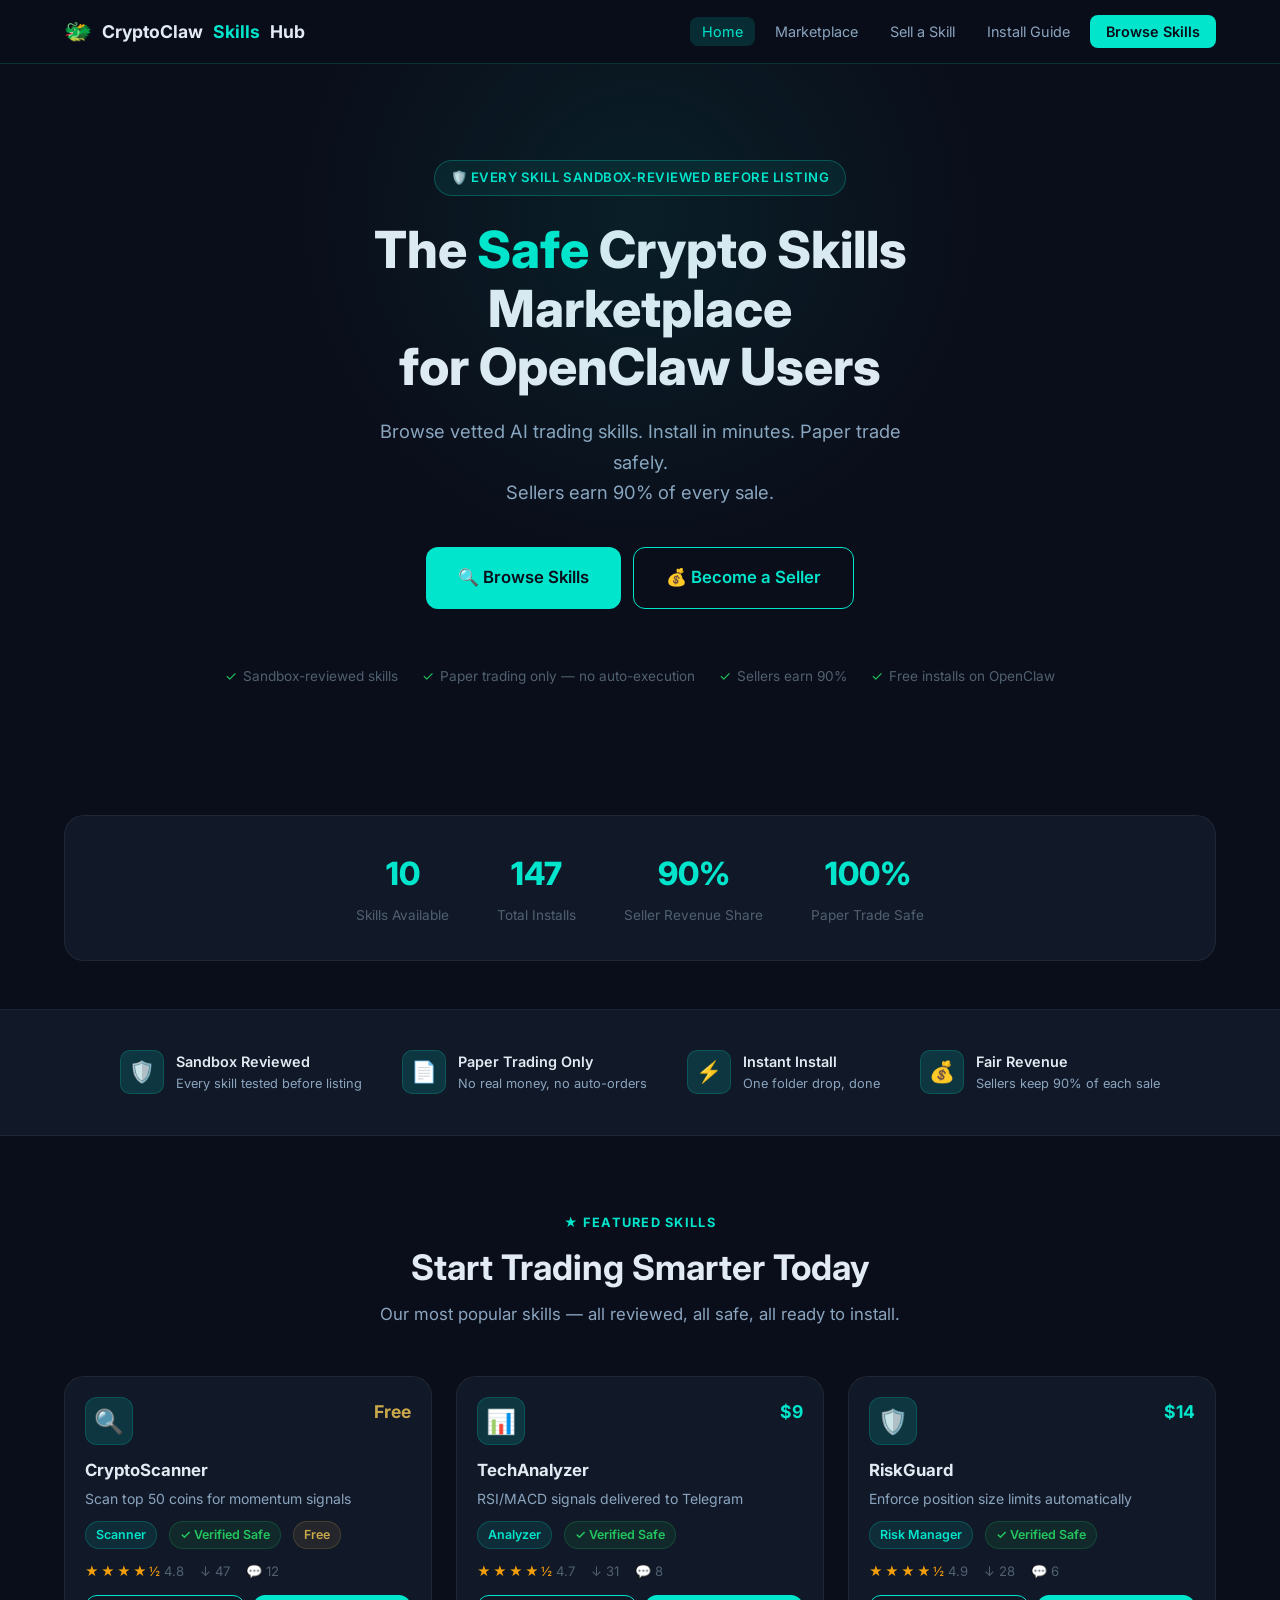
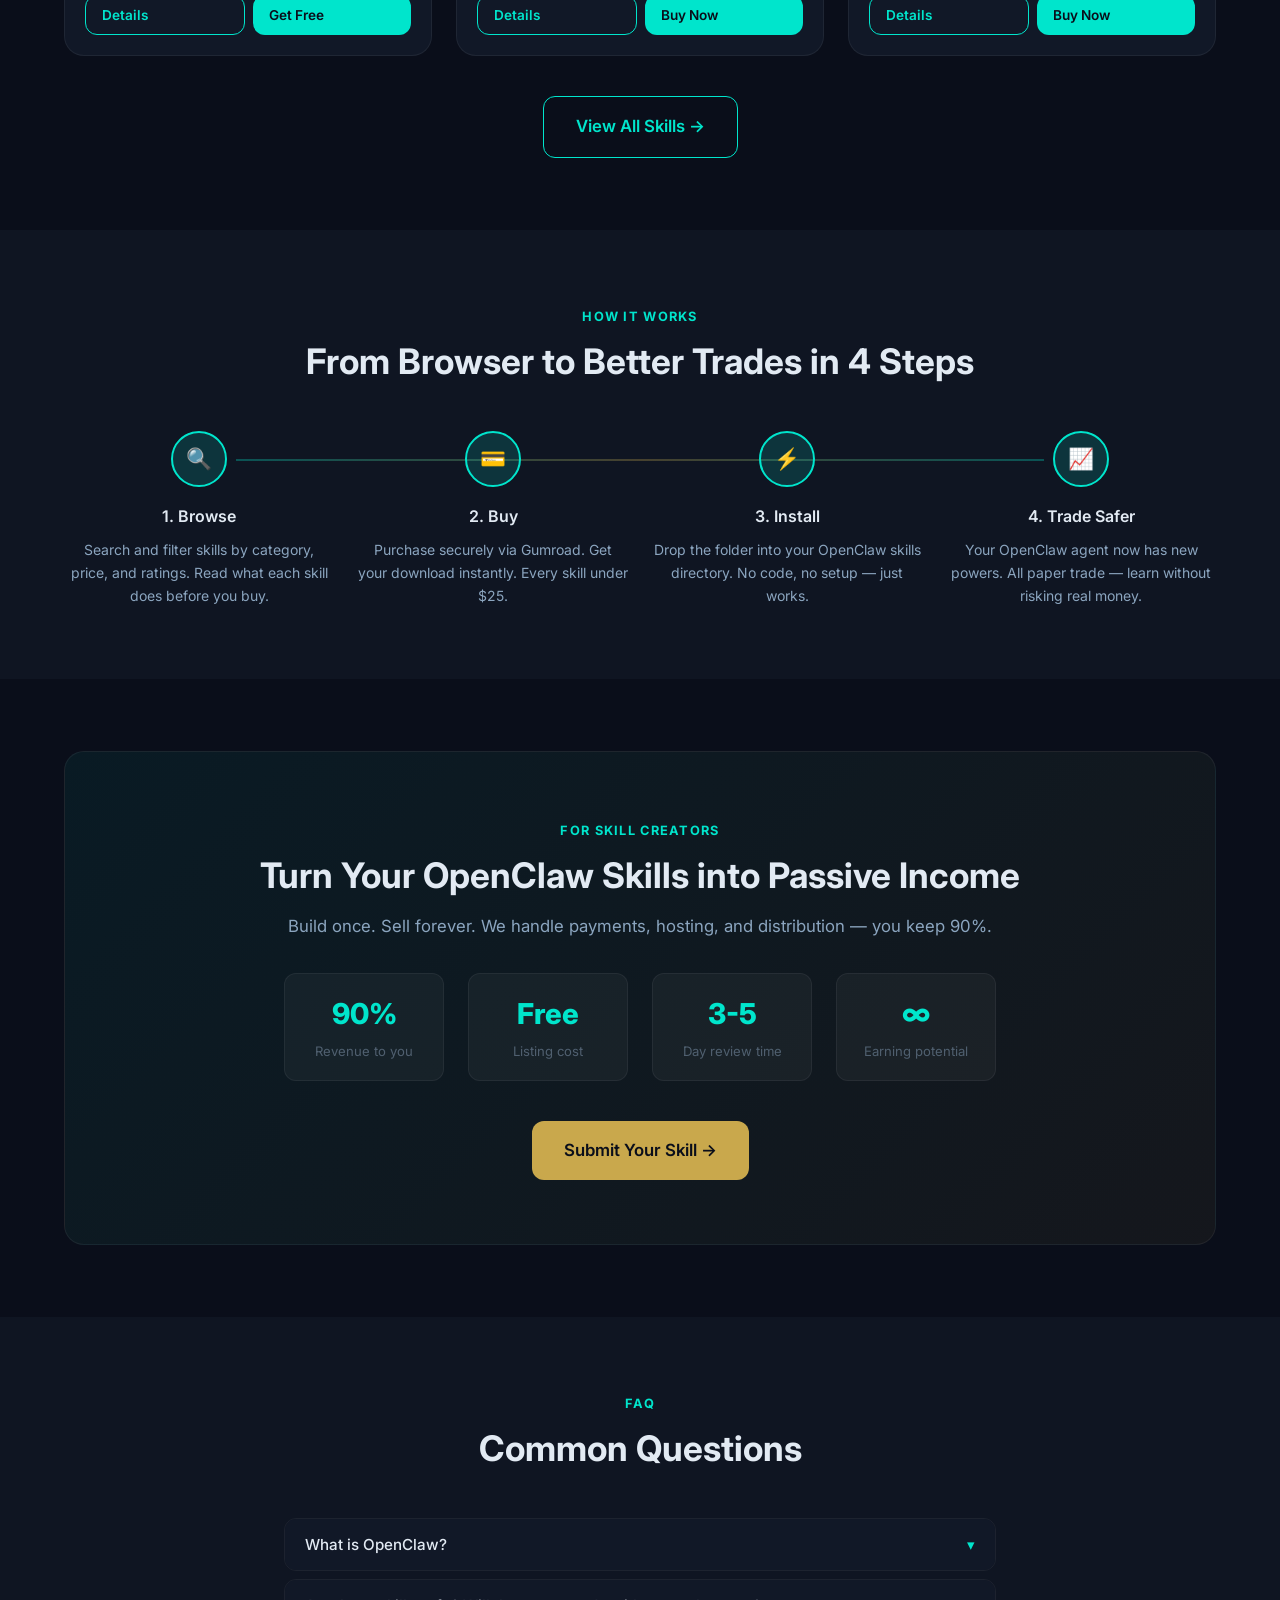
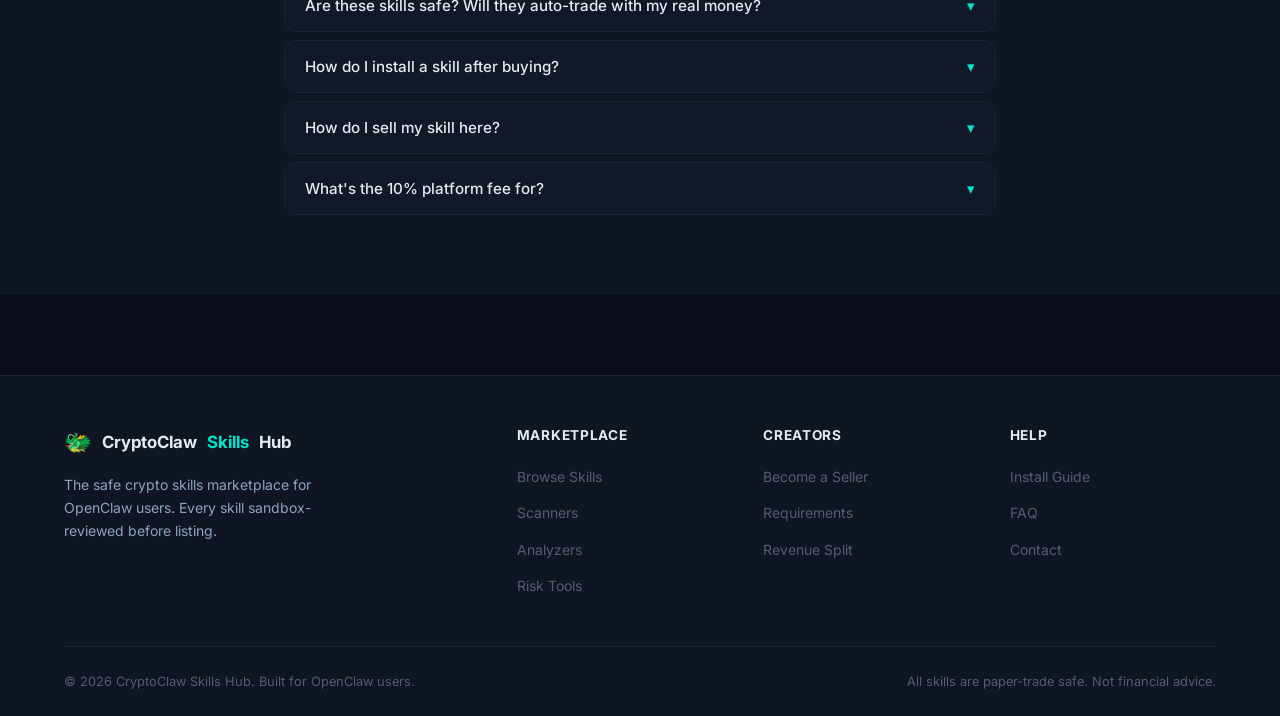
<file: index.html>
<!DOCTYPE html>
<html lang="en">
<head>
  <meta charset="UTF-8">
  <meta name="viewport" content="width=device-width, initial-scale=1.0">
  <title>CryptoClaw Skills Hub — Safe Crypto Skills for OpenClaw</title>
  <meta name="description" content="The safe crypto skills marketplace for OpenClaw users. Browse, buy, and install vetted AI trading skills. Sellers earn 90%.">
  <link rel="preconnect" href="https://fonts.googleapis.com">
  <link href="https://fonts.googleapis.com/css2?family=Inter:wght@400;500;600;700;800&display=swap" rel="stylesheet">
  <link rel="stylesheet" href="css/style.css">
  <style>
    /* ─── Homepage-specific styles ─── */
    .hero {
      padding: 96px 0 80px;
      text-align: center;
      position: relative;
      overflow: hidden;
    }
    .hero::before {
      content: '';
      position: absolute;
      top: -200px; left: 50%;
      transform: translateX(-50%);
      width: 700px; height: 700px;
      background: radial-gradient(circle, rgba(0,229,204,0.08) 0%, transparent 70%);
      pointer-events: none;
    }
    .hero-label {
      display: inline-flex;
      align-items: center;
      gap: 8px;
      background: rgba(0,229,204,0.08);
      border: 1px solid rgba(0,229,204,0.25);
      border-radius: 20px;
      padding: 6px 16px;
      font-size: 0.82rem;
      font-weight: 600;
      color: var(--accent);
      letter-spacing: 0.04em;
      text-transform: uppercase;
      margin-bottom: 24px;
    }
    .hero h1 { max-width: 720px; margin: 0 auto 20px; }
    .hero h1 em { font-style: normal; color: var(--accent); }
    .hero .hero-sub {
      font-size: 1.15rem;
      color: var(--text-dim);
      max-width: 560px;
      margin: 0 auto 40px;
    }
    .hero-ctas {
      display: flex;
      gap: 12px;
      justify-content: center;
      flex-wrap: wrap;
      margin-bottom: 56px;
    }
    .trust-row {
      display: flex;
      gap: 24px;
      justify-content: center;
      flex-wrap: wrap;
      font-size: 0.85rem;
      color: var(--text-muted);
    }
    .trust-item { display: flex; align-items: center; gap: 6px; }
    .trust-item .check { color: #22c55e; }

    /* ─── Feature band ─── */
    .feature-band {
      background: var(--card);
      border-top: 1px solid var(--border-sub);
      border-bottom: 1px solid var(--border-sub);
      padding: 40px 0;
    }
    .feature-band-inner {
      display: flex;
      gap: 40px;
      justify-content: center;
      align-items: center;
      flex-wrap: wrap;
    }
    .feature-item {
      display: flex;
      align-items: center;
      gap: 12px;
    }
    .feature-item-icon {
      width: 44px; height: 44px;
      border-radius: 10px;
      background: var(--accent-glow);
      border: 1px solid var(--border);
      display: flex; align-items: center; justify-content: center;
      font-size: 1.3rem;
      flex-shrink: 0;
    }
    .feature-item h4 { font-size: 0.9rem; color: var(--text); }
    .feature-item p { font-size: 0.8rem; }

    /* ─── How it works ─── */
    .steps-connector {
      display: none;
    }
    @media (min-width: 769px) {
      .steps { position: relative; }
      .steps::before {
        content: '';
        position: absolute;
        top: 28px; left: calc(12.5% + 28px); right: calc(12.5% + 28px);
        height: 2px;
        background: linear-gradient(90deg, var(--accent), var(--gold), var(--accent));
        opacity: 0.3;
      }
    }

    /* ─── Seller CTA ─── */
    .seller-cta {
      background: linear-gradient(135deg, rgba(0,229,204,0.06) 0%, rgba(201,168,76,0.06) 100%);
      border: 1px solid var(--border-sub);
      border-radius: var(--radius-lg);
      padding: 64px 40px;
      text-align: center;
    }
    .seller-cta h2 { margin-bottom: 16px; }
    .seller-cta p { margin-bottom: 32px; font-size: 1.05rem; }
    .seller-perks {
      display: flex;
      gap: 24px;
      justify-content: center;
      flex-wrap: wrap;
      margin-bottom: 40px;
    }
    .perk {
      background: rgba(255,255,255,0.04);
      border: 1px solid var(--border-sub);
      border-radius: var(--radius);
      padding: 16px 24px;
      text-align: center;
      min-width: 160px;
    }
    .perk-num {
      font-size: 1.8rem;
      font-weight: 800;
      color: var(--accent);
      display: block;
    }
    .perk-label { font-size: 0.82rem; color: var(--text-muted); }
  </style>
</head>
<body>

<!-- ─── Navigation ─── -->
<nav class="nav">
  <div class="nav-inner">
    <a href="index.html" class="nav-logo">
      <span class="logo-icon">🐲</span>
      CryptoClaw <span>Skills</span> Hub
    </a>
    <ul class="nav-links">
      <li><a href="index.html">Home</a></li>
      <li><a href="marketplace.html">Marketplace</a></li>
      <li><a href="sell.html">Sell a Skill</a></li>
      <li><a href="install-guide.html">Install Guide</a></li>
      <li><a href="marketplace.html" class="nav-cta">Browse Skills</a></li>
    </ul>
    <button class="nav-hamburger" aria-label="Menu">☰</button>
  </div>
</nav>
<div class="mobile-menu">
  <a href="index.html">Home</a>
  <a href="marketplace.html">Marketplace</a>
  <a href="sell.html">Sell a Skill</a>
  <a href="install-guide.html">Install Guide</a>
  <a href="marketplace.html" class="nav-cta" style="margin-top:8px">Browse Skills →</a>
</div>

<!-- ─── Hero ─── -->
<section class="hero">
  <div class="container">
    <div class="hero-label">🛡️ Every skill sandbox-reviewed before listing</div>
    <h1>The <em>Safe</em> Crypto Skills Marketplace<br>for OpenClaw Users</h1>
    <p class="hero-sub">
      Browse vetted AI trading skills. Install in minutes. Paper trade safely.<br>
      Sellers earn 90% of every sale.
    </p>
    <div class="hero-ctas">
      <a href="marketplace.html" class="btn btn-primary btn-lg">🔍 Browse Skills</a>
      <a href="sell.html" class="btn btn-outline btn-lg">💰 Become a Seller</a>
    </div>
    <div class="trust-row">
      <span class="trust-item"><span class="check">✓</span> Sandbox-reviewed skills</span>
      <span class="trust-item"><span class="check">✓</span> Paper trading only — no auto-execution</span>
      <span class="trust-item"><span class="check">✓</span> Sellers earn 90%</span>
      <span class="trust-item"><span class="check">✓</span> Free installs on OpenClaw</span>
    </div>
  </div>
</section>

<!-- ─── Stats ─── -->
<section class="section-sm">
  <div class="container">
    <div class="stats-bar">
      <div class="stat-item">
        <span class="stat-number" id="stat-skills">5</span>
        <span class="stat-label">Skills Available</span>
      </div>
      <div class="stat-item">
        <span class="stat-number" id="stat-installs">147</span>
        <span class="stat-label">Total Installs</span>
      </div>
      <div class="stat-item">
        <span class="stat-number">90%</span>
        <span class="stat-label">Seller Revenue Share</span>
      </div>
      <div class="stat-item">
        <span class="stat-number">100%</span>
        <span class="stat-label">Paper Trade Safe</span>
      </div>
    </div>
  </div>
</section>

<!-- ─── Feature Band ─── -->
<div class="feature-band">
  <div class="container">
    <div class="feature-band-inner">
      <div class="feature-item">
        <div class="feature-item-icon">🛡️</div>
        <div>
          <h4>Sandbox Reviewed</h4>
          <p>Every skill tested before listing</p>
        </div>
      </div>
      <div class="feature-item">
        <div class="feature-item-icon">📄</div>
        <div>
          <h4>Paper Trading Only</h4>
          <p>No real money, no auto-orders</p>
        </div>
      </div>
      <div class="feature-item">
        <div class="feature-item-icon">⚡</div>
        <div>
          <h4>Instant Install</h4>
          <p>One folder drop, done</p>
        </div>
      </div>
      <div class="feature-item">
        <div class="feature-item-icon">💰</div>
        <div>
          <h4>Fair Revenue</h4>
          <p>Sellers keep 90% of each sale</p>
        </div>
      </div>
    </div>
  </div>
</div>

<!-- ─── Featured Skills ─── -->
<section class="section">
  <div class="container">
    <div class="section-header">
      <span class="section-label">★ Featured Skills</span>
      <h2>Start Trading Smarter Today</h2>
      <p>Our most popular skills — all reviewed, all safe, all ready to install.</p>
    </div>
    <div class="grid skills-grid" id="featured-grid">
      <div class="loading"><div class="spinner"></div>Loading…</div>
    </div>
    <div style="text-align:center;margin-top:40px">
      <a href="marketplace.html" class="btn btn-outline btn-lg">View All Skills →</a>
    </div>
  </div>
</section>

<!-- ─── How it works ─── -->
<section class="section" style="background:var(--bg-mid)">
  <div class="container">
    <div class="section-header">
      <span class="section-label">How It Works</span>
      <h2>From Browser to Better Trades in 4 Steps</h2>
    </div>
    <div class="steps">
      <div class="step">
        <div class="step-num">🔍</div>
        <h3>1. Browse</h3>
        <p>Search and filter skills by category, price, and ratings. Read what each skill does before you buy.</p>
      </div>
      <div class="step">
        <div class="step-num">💳</div>
        <h3>2. Buy</h3>
        <p>Purchase securely via Gumroad. Get your download instantly. Every skill under $25.</p>
      </div>
      <div class="step">
        <div class="step-num">⚡</div>
        <h3>3. Install</h3>
        <p>Drop the folder into your OpenClaw skills directory. No code, no setup — just works.</p>
      </div>
      <div class="step">
        <div class="step-num">📈</div>
        <h3>4. Trade Safer</h3>
        <p>Your OpenClaw agent now has new powers. All paper trade — learn without risking real money.</p>
      </div>
    </div>
  </div>
</section>

<!-- ─── Seller CTA ─── -->
<section class="section">
  <div class="container">
    <div class="seller-cta">
      <span class="section-label">For Skill Creators</span>
      <h2>Turn Your OpenClaw Skills into Passive Income</h2>
      <p>Build once. Sell forever. We handle payments, hosting, and distribution — you keep 90%.</p>
      <div class="seller-perks">
        <div class="perk">
          <span class="perk-num">90%</span>
          <span class="perk-label">Revenue to you</span>
        </div>
        <div class="perk">
          <span class="perk-num">Free</span>
          <span class="perk-label">Listing cost</span>
        </div>
        <div class="perk">
          <span class="perk-num">3-5</span>
          <span class="perk-label">Day review time</span>
        </div>
        <div class="perk">
          <span class="perk-num">∞</span>
          <span class="perk-label">Earning potential</span>
        </div>
      </div>
      <a href="sell.html" class="btn btn-gold btn-lg">Submit Your Skill →</a>
    </div>
  </div>
</section>

<!-- ─── FAQ ─── -->
<section class="section" style="background:var(--bg-mid)">
  <div class="container" style="max-width:760px">
    <div class="section-header">
      <span class="section-label">FAQ</span>
      <h2>Common Questions</h2>
    </div>
    <div>
      <div class="accordion-item">
        <button class="accordion-trigger">
          What is OpenClaw? <span class="accordion-icon">▾</span>
        </button>
        <div class="accordion-body">
          OpenClaw is a personal AI agent platform. You run it on your computer and it acts as your AI assistant. Skills are extensions — they give your agent new abilities, like analyzing crypto markets or tracking your paper portfolio.
        </div>
      </div>
      <div class="accordion-item">
        <button class="accordion-trigger">
          Are these skills safe? Will they auto-trade with my real money? <span class="accordion-icon">▾</span>
        </button>
        <div class="accordion-body">
          No. Every skill listed here is paper-trade only — they analyze markets and produce signals, but cannot place real orders. We sandbox-review every skill before listing it. Look for the green "Verified Safe" badge.
        </div>
      </div>
      <div class="accordion-item">
        <button class="accordion-trigger">
          How do I install a skill after buying? <span class="accordion-icon">▾</span>
        </button>
        <div class="accordion-body">
          Download the ZIP from Gumroad, extract it, and drop the folder into <code style="background:rgba(0,229,204,0.1);padding:2px 6px;border-radius:4px">~/.openclaw/workspace/skills/</code>. Restart OpenClaw and ask your agent: "What skills do you have?" See our <a href="install-guide.html">full install guide</a>.
        </div>
      </div>
      <div class="accordion-item">
        <button class="accordion-trigger">
          How do I sell my skill here? <span class="accordion-icon">▾</span>
        </button>
        <div class="accordion-body">
          Fill out the submission form on the <a href="sell.html">Become a Seller</a> page. We review your skill within 3–5 business days. You'll need a Gumroad account to receive payments — we use Gumroad's revenue split feature so you automatically receive 90% of every sale.
        </div>
      </div>
      <div class="accordion-item">
        <button class="accordion-trigger">
          What's the 10% platform fee for? <span class="accordion-icon">▾</span>
        </button>
        <div class="accordion-body">
          The 10% covers the cost of running the marketplace (hosting, review process, marketing), and keeps the listing free for sellers. You set the price, we take 10%, you keep 90%.
        </div>
      </div>
    </div>
  </div>
</section>

<!-- ─── Footer ─── -->
<footer class="footer">
  <div class="container">
    <div class="footer-grid">
      <div class="footer-brand">
        <a href="index.html" class="nav-logo" style="font-size:1.05rem">
          <span class="logo-icon">🐲</span>
          CryptoClaw <span>Skills</span> Hub
        </a>
        <p>The safe crypto skills marketplace for OpenClaw users. Every skill sandbox-reviewed before listing.</p>
      </div>
      <div class="footer-col">
        <h4>Marketplace</h4>
        <ul class="footer-links">
          <li><a href="marketplace.html">Browse Skills</a></li>
          <li><a href="marketplace.html?cat=Scanner">Scanners</a></li>
          <li><a href="marketplace.html?cat=Analyzer">Analyzers</a></li>
          <li><a href="marketplace.html?cat=Risk%20Manager">Risk Tools</a></li>
        </ul>
      </div>
      <div class="footer-col">
        <h4>Creators</h4>
        <ul class="footer-links">
          <li><a href="sell.html">Become a Seller</a></li>
          <li><a href="sell.html#requirements">Requirements</a></li>
          <li><a href="sell.html#revenue">Revenue Split</a></li>
        </ul>
      </div>
      <div class="footer-col">
        <h4>Help</h4>
        <ul class="footer-links">
          <li><a href="install-guide.html">Install Guide</a></li>
          <li><a href="index.html#faq">FAQ</a></li>
          <li><a href="mailto:paarthurnax970@gmail.com">Contact</a></li>
        </ul>
      </div>
    </div>
    <div class="footer-bottom">
      <span>© 2026 CryptoClaw Skills Hub. Built for OpenClaw users.</span>
      <span>All skills are paper-trade safe. Not financial advice.</span>
    </div>
  </div>
</footer>

<script src="js/app.js"></script>
</body>
</html>
</file>
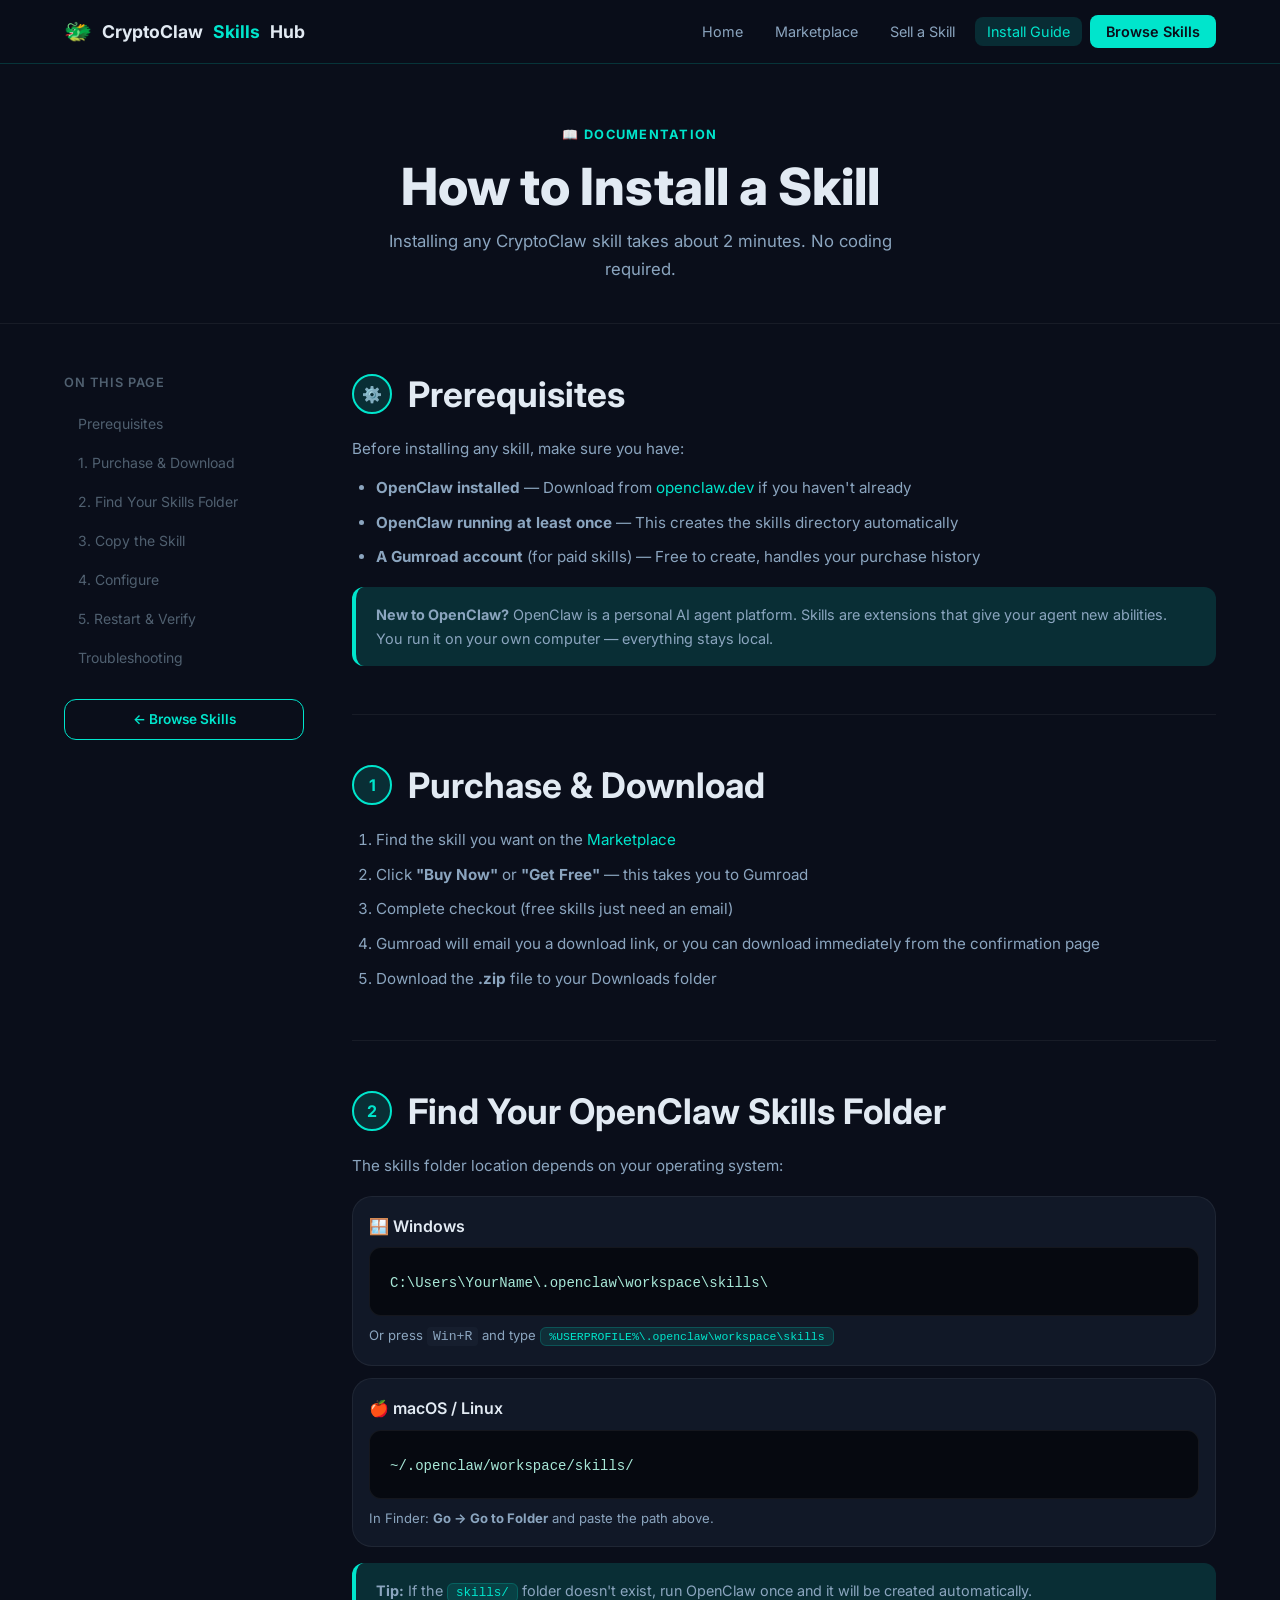
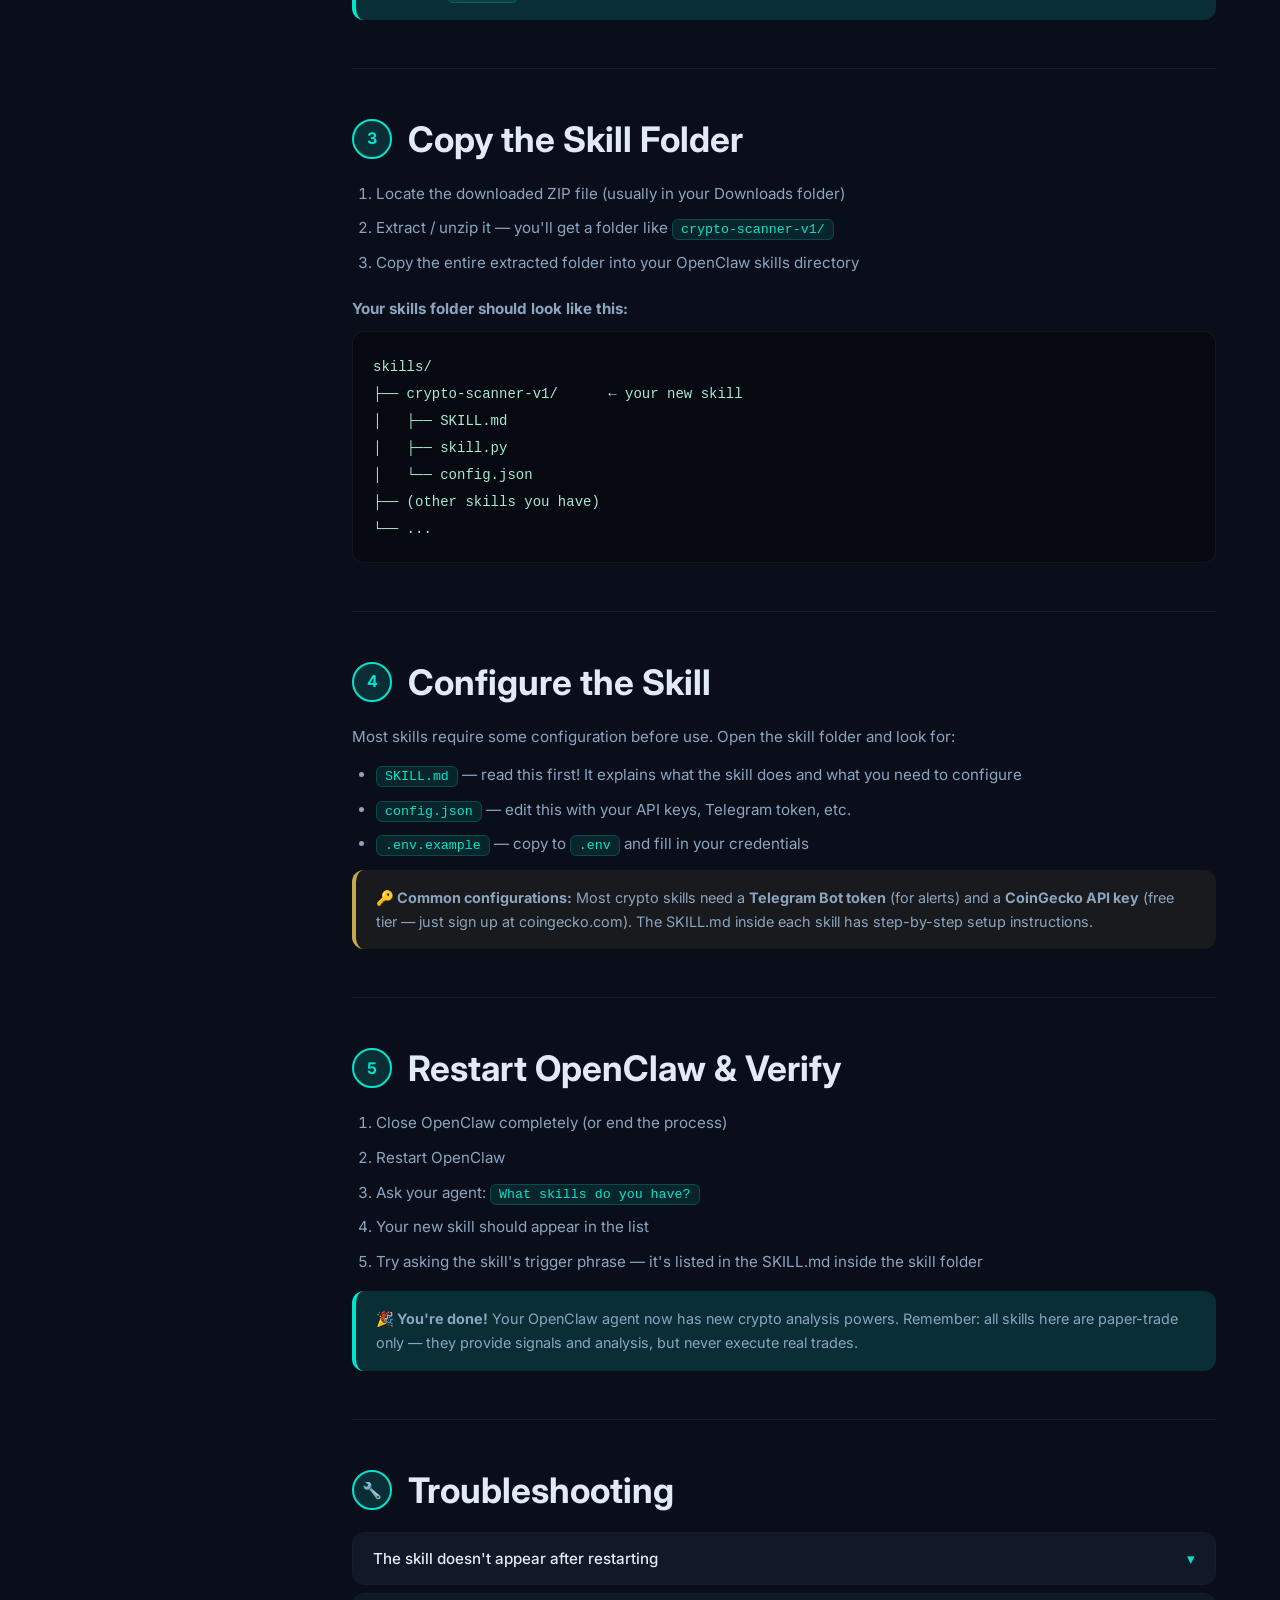
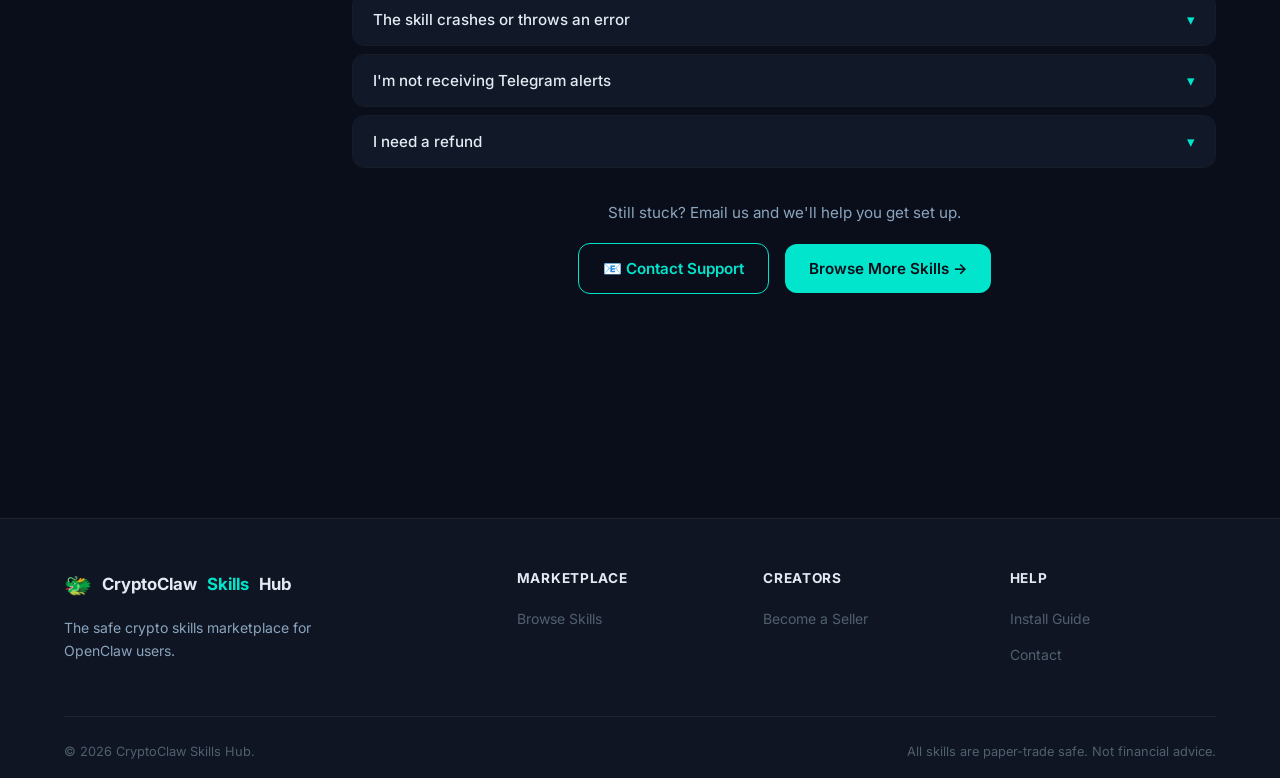
<file: install-guide.html>
<!DOCTYPE html>
<html lang="en">
<head>
  <meta charset="UTF-8">
  <meta name="viewport" content="width=device-width, initial-scale=1.0">
  <title>Install Guide — CryptoClaw Skills Hub</title>
  <meta name="description" content="Step-by-step guide to installing any CryptoClaw skill in OpenClaw.">
  <link rel="preconnect" href="https://fonts.googleapis.com">
  <link href="https://fonts.googleapis.com/css2?family=Inter:wght@400;500;600;700;800&display=swap" rel="stylesheet">
  <link rel="stylesheet" href="css/style.css">
  <style>
    .page-header {
      padding: 56px 0 40px;
      text-align: center;
      border-bottom: 1px solid var(--border-sub);
    }
    .guide-layout {
      display: grid;
      grid-template-columns: 240px 1fr;
      gap: 48px;
      padding: 48px 0;
    }
    .guide-toc {
      position: sticky;
      top: calc(var(--nav-height) + 24px);
      height: fit-content;
    }
    .guide-toc h4 {
      font-size: 0.8rem;
      text-transform: uppercase;
      letter-spacing: 0.08em;
      color: var(--text-muted);
      margin-bottom: 12px;
    }
    .toc-list { list-style: none; display: flex; flex-direction: column; gap: 4px; }
    .toc-list a {
      display: block;
      padding: 6px 12px;
      border-radius: 8px;
      font-size: 0.875rem;
      color: var(--text-muted);
      border-left: 2px solid transparent;
      transition: all 0.15s;
    }
    .toc-list a:hover {
      color: var(--accent);
      border-left-color: var(--accent);
      background: var(--accent-glow);
    }
    .guide-step {
      margin-bottom: 48px;
      padding-bottom: 48px;
      border-bottom: 1px solid var(--border-sub);
    }
    .guide-step:last-child { border-bottom: none; }
    .step-header {
      display: flex;
      align-items: center;
      gap: 16px;
      margin-bottom: 20px;
    }
    .step-badge {
      width: 40px; height: 40px;
      border-radius: 50%;
      background: var(--accent-glow);
      border: 2px solid var(--accent);
      display: flex; align-items: center; justify-content: center;
      font-weight: 700;
      color: var(--accent);
      flex-shrink: 0;
    }
    .guide-step p, .guide-step li { color: var(--text-dim); line-height: 1.75; font-size: 0.95rem; }
    .guide-step ul, .guide-step ol { padding-left: 24px; display: flex; flex-direction: column; gap: 8px; }
    .inline-code {
      background: rgba(0,229,204,0.1);
      border: 1px solid rgba(0,229,204,0.2);
      color: var(--accent);
      padding: 2px 8px;
      border-radius: 6px;
      font-family: 'Fira Code', Consolas, monospace;
      font-size: 0.875em;
    }
    @media (max-width: 768px) {
      .guide-layout { grid-template-columns: 1fr; }
      .guide-toc { display: none; }
    }
  </style>
</head>
<body>

<!-- ─── Navigation ─── -->
<nav class="nav">
  <div class="nav-inner">
    <a href="index.html" class="nav-logo">
      <span class="logo-icon">🐲</span>
      CryptoClaw <span>Skills</span> Hub
    </a>
    <ul class="nav-links">
      <li><a href="index.html">Home</a></li>
      <li><a href="marketplace.html">Marketplace</a></li>
      <li><a href="sell.html">Sell a Skill</a></li>
      <li><a href="install-guide.html">Install Guide</a></li>
      <li><a href="marketplace.html" class="nav-cta">Browse Skills</a></li>
    </ul>
    <button class="nav-hamburger" aria-label="Menu">☰</button>
  </div>
</nav>
<div class="mobile-menu">
  <a href="index.html">Home</a>
  <a href="marketplace.html">Marketplace</a>
  <a href="sell.html">Sell a Skill</a>
  <a href="install-guide.html">Install Guide</a>
  <a href="marketplace.html" class="nav-cta" style="margin-top:8px">Browse Skills →</a>
</div>

<!-- ─── Page Header ─── -->
<div class="page-header">
  <div class="container">
    <span class="section-label">📖 Documentation</span>
    <h1>How to Install a Skill</h1>
    <p style="font-size:1.05rem;max-width:560px;margin:12px auto 0">
      Installing any CryptoClaw skill takes about 2 minutes. No coding required.
    </p>
  </div>
</div>

<!-- ─── Guide ─── -->
<main>
  <div class="container">
    <div class="guide-layout">

      <!-- TOC -->
      <aside class="guide-toc">
        <h4>On This Page</h4>
        <ul class="toc-list">
          <li><a href="#prereqs">Prerequisites</a></li>
          <li><a href="#step1">1. Purchase & Download</a></li>
          <li><a href="#step2">2. Find Your Skills Folder</a></li>
          <li><a href="#step3">3. Copy the Skill</a></li>
          <li><a href="#step4">4. Configure</a></li>
          <li><a href="#step5">5. Restart & Verify</a></li>
          <li><a href="#troubleshoot">Troubleshooting</a></li>
        </ul>
        <div style="margin-top:24px">
          <a href="marketplace.html" class="btn btn-outline btn-sm btn-full">← Browse Skills</a>
        </div>
      </aside>

      <!-- Content -->
      <div>

        <!-- Prerequisites -->
        <div class="guide-step" id="prereqs">
          <div class="step-header">
            <div class="step-badge">⚙️</div>
            <h2>Prerequisites</h2>
          </div>
          <p>Before installing any skill, make sure you have:</p>
          <ul style="margin-top:12px">
            <li><strong>OpenClaw installed</strong> — Download from <a href="https://openclaw.dev" target="_blank">openclaw.dev</a> if you haven't already</li>
            <li><strong>OpenClaw running at least once</strong> — This creates the skills directory automatically</li>
            <li><strong>A Gumroad account</strong> (for paid skills) — Free to create, handles your purchase history</li>
          </ul>
          <div class="alert" style="margin-top:16px">
            <strong>New to OpenClaw?</strong> OpenClaw is a personal AI agent platform. Skills are extensions that give your agent new abilities. You run it on your own computer — everything stays local.
          </div>
        </div>

        <!-- Step 1 -->
        <div class="guide-step" id="step1">
          <div class="step-header">
            <div class="step-badge">1</div>
            <h2>Purchase & Download</h2>
          </div>
          <ol>
            <li>Find the skill you want on the <a href="marketplace.html">Marketplace</a></li>
            <li>Click <strong>"Buy Now"</strong> or <strong>"Get Free"</strong> — this takes you to Gumroad</li>
            <li>Complete checkout (free skills just need an email)</li>
            <li>Gumroad will email you a download link, or you can download immediately from the confirmation page</li>
            <li>Download the <strong>.zip</strong> file to your Downloads folder</li>
          </ol>
        </div>

        <!-- Step 2 -->
        <div class="guide-step" id="step2">
          <div class="step-header">
            <div class="step-badge">2</div>
            <h2>Find Your OpenClaw Skills Folder</h2>
          </div>
          <p>The skills folder location depends on your operating system:</p>
          <div style="display:flex;flex-direction:column;gap:12px;margin-top:16px">
            <div class="card" style="padding:16px">
              <h4 style="margin-bottom:8px">🪟 Windows</h4>
              <div class="code-block"><code>C:\Users\YourName\.openclaw\workspace\skills\</code></div>
              <p style="font-size:0.82rem;margin-top:8px">Or press <kbd style="background:var(--card-hover);padding:2px 6px;border-radius:4px;font-family:monospace">Win+R</kbd> and type <span class="inline-code">%USERPROFILE%\.openclaw\workspace\skills</span></p>
            </div>
            <div class="card" style="padding:16px">
              <h4 style="margin-bottom:8px">🍎 macOS / Linux</h4>
              <div class="code-block"><code>~/.openclaw/workspace/skills/</code></div>
              <p style="font-size:0.82rem;margin-top:8px">In Finder: <strong>Go → Go to Folder</strong> and paste the path above.</p>
            </div>
          </div>
          <div class="alert" style="margin-top:16px">
            <strong>Tip:</strong> If the <span class="inline-code">skills/</span> folder doesn't exist, run OpenClaw once and it will be created automatically.
          </div>
        </div>

        <!-- Step 3 -->
        <div class="guide-step" id="step3">
          <div class="step-header">
            <div class="step-badge">3</div>
            <h2>Copy the Skill Folder</h2>
          </div>
          <ol>
            <li>Locate the downloaded ZIP file (usually in your Downloads folder)</li>
            <li>Extract / unzip it — you'll get a folder like <span class="inline-code">crypto-scanner-v1/</span></li>
            <li>Copy the entire extracted folder into your OpenClaw skills directory</li>
          </ol>
          <div style="margin-top:20px">
            <p style="margin-bottom:8px"><strong>Your skills folder should look like this:</strong></p>
            <div class="code-block"><code>skills/
├── crypto-scanner-v1/      ← your new skill
│   ├── SKILL.md
│   ├── skill.py
│   └── config.json
├── (other skills you have)
└── ...</code></div>
          </div>
        </div>

        <!-- Step 4 -->
        <div class="guide-step" id="step4">
          <div class="step-header">
            <div class="step-badge">4</div>
            <h2>Configure the Skill</h2>
          </div>
          <p>Most skills require some configuration before use. Open the skill folder and look for:</p>
          <ul style="margin:12px 0">
            <li><span class="inline-code">SKILL.md</span> — read this first! It explains what the skill does and what you need to configure</li>
            <li><span class="inline-code">config.json</span> — edit this with your API keys, Telegram token, etc.</li>
            <li><span class="inline-code">.env.example</span> — copy to <span class="inline-code">.env</span> and fill in your credentials</li>
          </ul>
          <div class="alert alert-gold">
            <strong>🔑 Common configurations:</strong> Most crypto skills need a <strong>Telegram Bot token</strong> (for alerts) and a <strong>CoinGecko API key</strong> (free tier — just sign up at coingecko.com). The SKILL.md inside each skill has step-by-step setup instructions.
          </div>
        </div>

        <!-- Step 5 -->
        <div class="guide-step" id="step5">
          <div class="step-header">
            <div class="step-badge">5</div>
            <h2>Restart OpenClaw & Verify</h2>
          </div>
          <ol>
            <li>Close OpenClaw completely (or end the process)</li>
            <li>Restart OpenClaw</li>
            <li>Ask your agent: <span class="inline-code">What skills do you have?</span></li>
            <li>Your new skill should appear in the list</li>
            <li>Try asking the skill's trigger phrase — it's listed in the SKILL.md inside the skill folder</li>
          </ol>
          <div class="alert" style="margin-top:16px">
            <strong>🎉 You're done!</strong> Your OpenClaw agent now has new crypto analysis powers. Remember: all skills here are paper-trade only — they provide signals and analysis, but never execute real trades.
          </div>
        </div>

        <!-- Troubleshooting -->
        <div class="guide-step" id="troubleshoot">
          <div class="step-header">
            <div class="step-badge">🔧</div>
            <h2>Troubleshooting</h2>
          </div>
          <div>
            <div class="accordion-item">
              <button class="accordion-trigger">
                The skill doesn't appear after restarting <span class="accordion-icon">▾</span>
              </button>
              <div class="accordion-body">
                Make sure the skill folder is directly inside <span class="inline-code">skills/</span> — not nested inside another folder. The path should be <span class="inline-code">skills/your-skill-name/SKILL.md</span>, not <span class="inline-code">skills/zip-contents/your-skill-name/SKILL.md</span>.
              </div>
            </div>
            <div class="accordion-item">
              <button class="accordion-trigger">
                The skill crashes or throws an error <span class="accordion-icon">▾</span>
              </button>
              <div class="accordion-body">
                Check your configuration files. Missing API keys or Telegram tokens are the most common cause. Open <span class="inline-code">SKILL.md</span> inside the skill folder and follow the setup steps carefully.
              </div>
            </div>
            <div class="accordion-item">
              <button class="accordion-trigger">
                I'm not receiving Telegram alerts <span class="accordion-icon">▾</span>
              </button>
              <div class="accordion-body">
                1. Make sure you've started a conversation with your bot on Telegram first (send it <span class="inline-code">/start</span>). 2. Double-check your bot token in the config. 3. Make sure you're using the correct chat ID (your personal chat ID, not a group).
              </div>
            </div>
            <div class="accordion-item">
              <button class="accordion-trigger">
                I need a refund <span class="accordion-icon">▾</span>
              </button>
              <div class="accordion-body">
                Refund requests go through Gumroad directly. Log into your Gumroad account, find the purchase, and request a refund. Alternatively email <a href="mailto:paarthurnax970@gmail.com">paarthurnax970@gmail.com</a> and we'll sort it out.
              </div>
            </div>
          </div>

          <div style="margin-top:32px;text-align:center">
            <p style="margin-bottom:16px">Still stuck? Email us and we'll help you get set up.</p>
            <a href="mailto:paarthurnax970@gmail.com" class="btn btn-outline">📧 Contact Support</a>
            <a href="marketplace.html" class="btn btn-primary" style="margin-left:12px">Browse More Skills →</a>
          </div>
        </div>

      </div>
    </div>
  </div>
</main>

<!-- ─── Footer ─── -->
<footer class="footer">
  <div class="container">
    <div class="footer-grid">
      <div class="footer-brand">
        <a href="index.html" class="nav-logo" style="font-size:1.05rem">
          <span class="logo-icon">🐲</span>
          CryptoClaw <span>Skills</span> Hub
        </a>
        <p>The safe crypto skills marketplace for OpenClaw users.</p>
      </div>
      <div class="footer-col">
        <h4>Marketplace</h4>
        <ul class="footer-links">
          <li><a href="marketplace.html">Browse Skills</a></li>
        </ul>
      </div>
      <div class="footer-col">
        <h4>Creators</h4>
        <ul class="footer-links">
          <li><a href="sell.html">Become a Seller</a></li>
        </ul>
      </div>
      <div class="footer-col">
        <h4>Help</h4>
        <ul class="footer-links">
          <li><a href="install-guide.html">Install Guide</a></li>
          <li><a href="mailto:paarthurnax970@gmail.com">Contact</a></li>
        </ul>
      </div>
    </div>
    <div class="footer-bottom">
      <span>© 2026 CryptoClaw Skills Hub.</span>
      <span>All skills are paper-trade safe. Not financial advice.</span>
    </div>
  </div>
</footer>

<script src="js/app.js"></script>
</body>
</html>
</file>
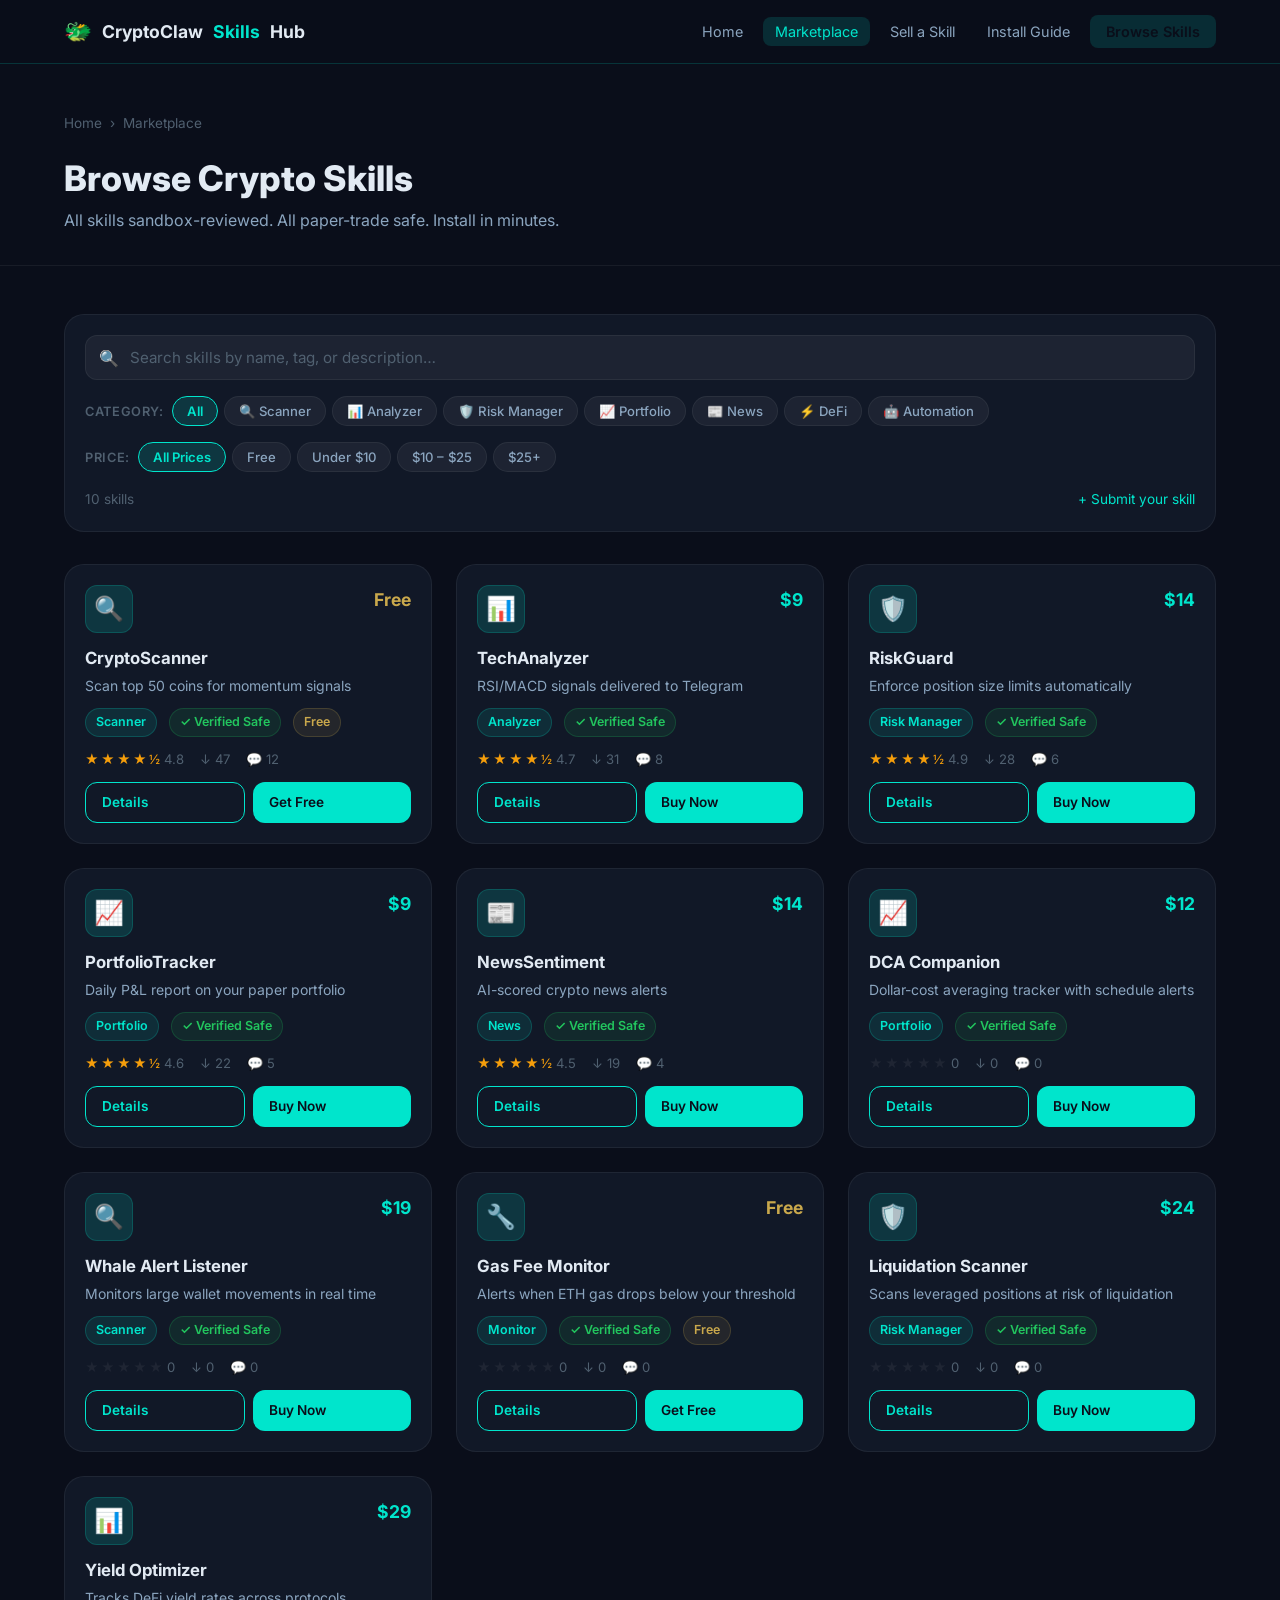
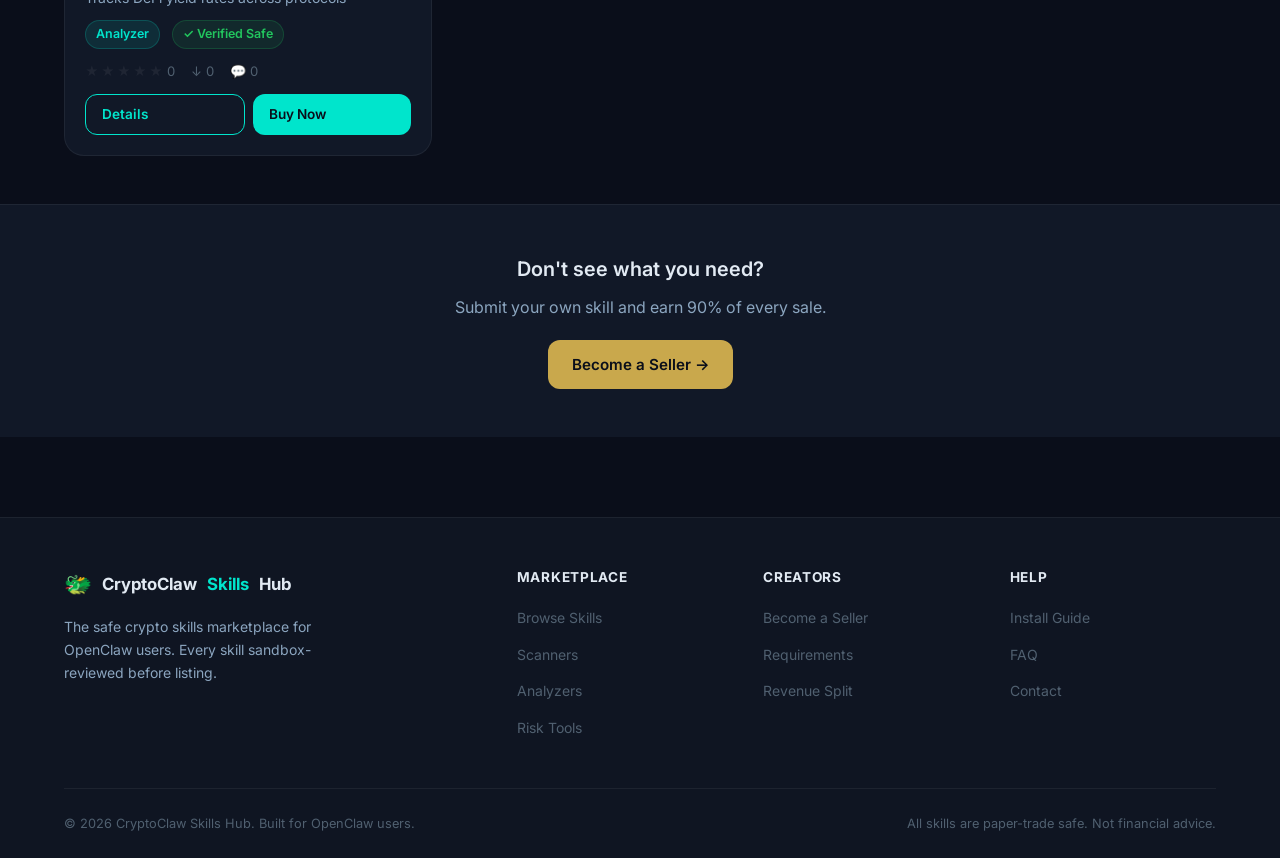
<file: marketplace.html>
<!DOCTYPE html>
<html lang="en">
<head>
  <meta charset="UTF-8">
  <meta name="viewport" content="width=device-width, initial-scale=1.0">
  <title>Browse Skills — CryptoClaw Skills Hub</title>
  <meta name="description" content="Browse vetted crypto trading skills for OpenClaw. Filter by category, price, and ratings.">
  <link rel="preconnect" href="https://fonts.googleapis.com">
  <link href="https://fonts.googleapis.com/css2?family=Inter:wght@400;500;600;700;800&display=swap" rel="stylesheet">
  <link rel="stylesheet" href="css/style.css">
  <style>
    .page-header {
      padding: 48px 0 32px;
      border-bottom: 1px solid var(--border-sub);
    }
    .page-header h1 { font-size: clamp(1.6rem, 3vw, 2.2rem); margin-bottom: 8px; }
  </style>
</head>
<body>

<!-- ─── Navigation ─── -->
<nav class="nav">
  <div class="nav-inner">
    <a href="index.html" class="nav-logo">
      <span class="logo-icon">🐲</span>
      CryptoClaw <span>Skills</span> Hub
    </a>
    <ul class="nav-links">
      <li><a href="index.html">Home</a></li>
      <li><a href="marketplace.html">Marketplace</a></li>
      <li><a href="sell.html">Sell a Skill</a></li>
      <li><a href="install-guide.html">Install Guide</a></li>
      <li><a href="marketplace.html" class="nav-cta">Browse Skills</a></li>
    </ul>
    <button class="nav-hamburger" aria-label="Menu">☰</button>
  </div>
</nav>
<div class="mobile-menu">
  <a href="index.html">Home</a>
  <a href="marketplace.html">Marketplace</a>
  <a href="sell.html">Sell a Skill</a>
  <a href="install-guide.html">Install Guide</a>
  <a href="marketplace.html" class="nav-cta" style="margin-top:8px">Browse Skills →</a>
</div>

<!-- ─── Page Header ─── -->
<div class="page-header">
  <div class="container">
    <div class="breadcrumb">
      <a href="index.html">Home</a>
      <span class="breadcrumb-sep">›</span>
      <span>Marketplace</span>
    </div>
    <h1>Browse Crypto Skills</h1>
    <p>All skills sandbox-reviewed. All paper-trade safe. Install in minutes.</p>
  </div>
</div>

<!-- ─── Main Content ─── -->
<main class="section-sm">
  <div class="container">

    <!-- Filter Bar -->
    <div class="filter-bar">
      <div class="filter-search">
        <span class="filter-search-icon">🔍</span>
        <input type="search" id="search" class="form-input" placeholder="Search skills by name, tag, or description…">
      </div>
      <div class="filter-row">
        <span class="filter-label">Category:</span>
        <div class="filter-chips">
          <button class="chip active" data-filter-cat="all">All</button>
          <button class="chip" data-filter-cat="Scanner">🔍 Scanner</button>
          <button class="chip" data-filter-cat="Analyzer">📊 Analyzer</button>
          <button class="chip" data-filter-cat="Risk Manager">🛡️ Risk Manager</button>
          <button class="chip" data-filter-cat="Portfolio">📈 Portfolio</button>
          <button class="chip" data-filter-cat="News">📰 News</button>
          <button class="chip" data-filter-cat="DeFi">⚡ DeFi</button>
          <button class="chip" data-filter-cat="Automation">🤖 Automation</button>
        </div>
      </div>
      <div class="filter-row">
        <span class="filter-label">Price:</span>
        <div class="filter-chips">
          <button class="chip active" data-filter-price="all">All Prices</button>
          <button class="chip" data-filter-price="free">Free</button>
          <button class="chip" data-filter-price="u10">Under $10</button>
          <button class="chip" data-filter-price="u25">$10 – $25</button>
          <button class="chip" data-filter-price="u25p">$25+</button>
        </div>
      </div>
      <div style="display:flex;align-items:center;justify-content:space-between;flex-wrap:wrap;gap:8px">
        <span style="font-size:0.85rem;color:var(--text-muted)" id="result-count">Loading…</span>
        <a href="sell.html" style="font-size:0.85rem;color:var(--accent)">+ Submit your skill</a>
      </div>
    </div>

    <!-- Skills Grid -->
    <div class="grid skills-grid" id="skills-grid">
      <div class="loading"><div class="spinner"></div>Loading skills…</div>
    </div>

    <!-- No Results -->
    <div id="no-results" style="display:none">
      <div class="empty-state">
        <div class="empty-icon">🔍</div>
        <h3>No skills match your filters</h3>
        <p>Try adjusting your search or category filter.</p>
        <a href="sell.html" class="btn btn-outline" style="margin-top:20px">Be the first to submit one →</a>
      </div>
    </div>

  </div>
</main>

<!-- ─── Sell Banner ─── -->
<section class="section-sm" style="background:var(--card);border-top:1px solid var(--border-sub)">
  <div class="container" style="text-align:center">
    <h3 style="margin-bottom:8px">Don't see what you need?</h3>
    <p style="margin-bottom:20px">Submit your own skill and earn 90% of every sale.</p>
    <a href="sell.html" class="btn btn-gold">Become a Seller →</a>
  </div>
</section>

<!-- ─── Footer ─── -->
<footer class="footer">
  <div class="container">
    <div class="footer-grid">
      <div class="footer-brand">
        <a href="index.html" class="nav-logo" style="font-size:1.05rem">
          <span class="logo-icon">🐲</span>
          CryptoClaw <span>Skills</span> Hub
        </a>
        <p>The safe crypto skills marketplace for OpenClaw users. Every skill sandbox-reviewed before listing.</p>
      </div>
      <div class="footer-col">
        <h4>Marketplace</h4>
        <ul class="footer-links">
          <li><a href="marketplace.html">Browse Skills</a></li>
          <li><a href="marketplace.html">Scanners</a></li>
          <li><a href="marketplace.html">Analyzers</a></li>
          <li><a href="marketplace.html">Risk Tools</a></li>
        </ul>
      </div>
      <div class="footer-col">
        <h4>Creators</h4>
        <ul class="footer-links">
          <li><a href="sell.html">Become a Seller</a></li>
          <li><a href="sell.html#requirements">Requirements</a></li>
          <li><a href="sell.html#revenue">Revenue Split</a></li>
        </ul>
      </div>
      <div class="footer-col">
        <h4>Help</h4>
        <ul class="footer-links">
          <li><a href="install-guide.html">Install Guide</a></li>
          <li><a href="index.html#faq">FAQ</a></li>
          <li><a href="mailto:paarthurnax970@gmail.com">Contact</a></li>
        </ul>
      </div>
    </div>
    <div class="footer-bottom">
      <span>© 2026 CryptoClaw Skills Hub. Built for OpenClaw users.</span>
      <span>All skills are paper-trade safe. Not financial advice.</span>
    </div>
  </div>
</footer>

<script src="js/app.js"></script>
</body>
</html>
</file>
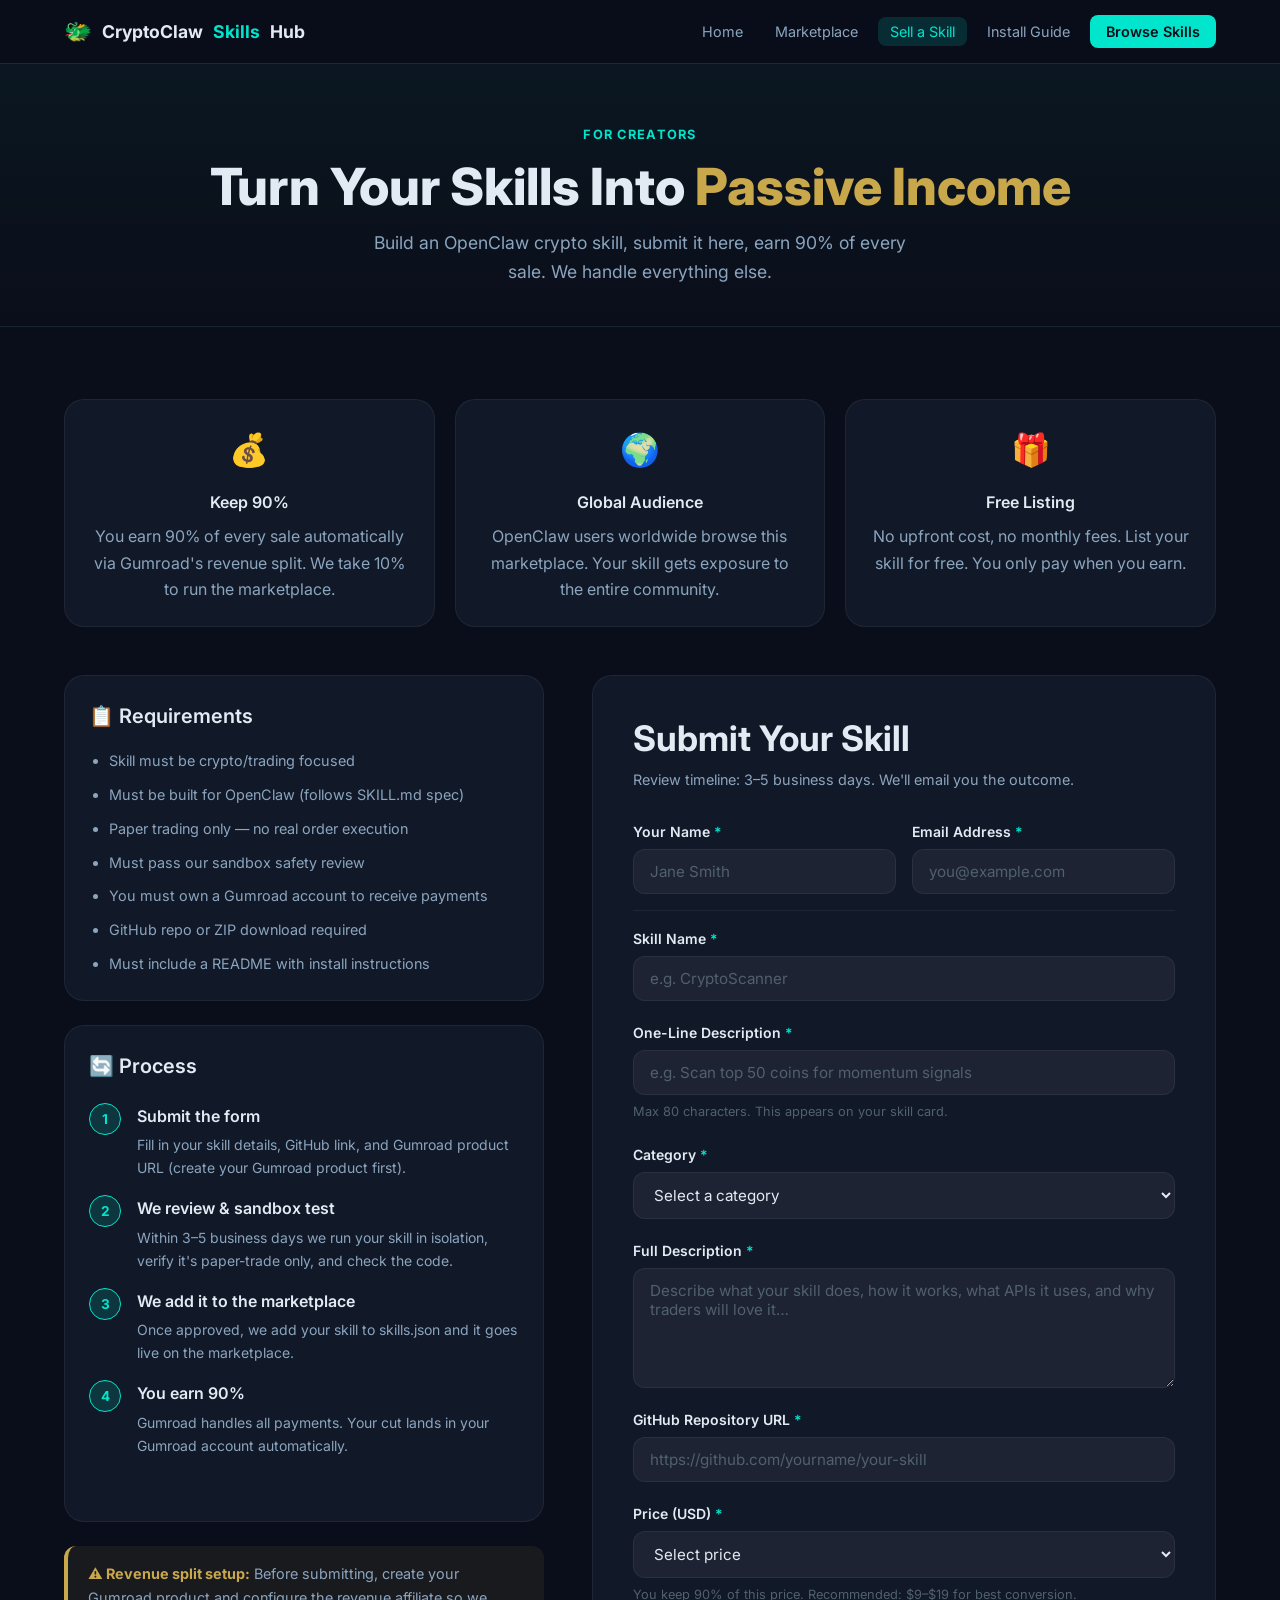
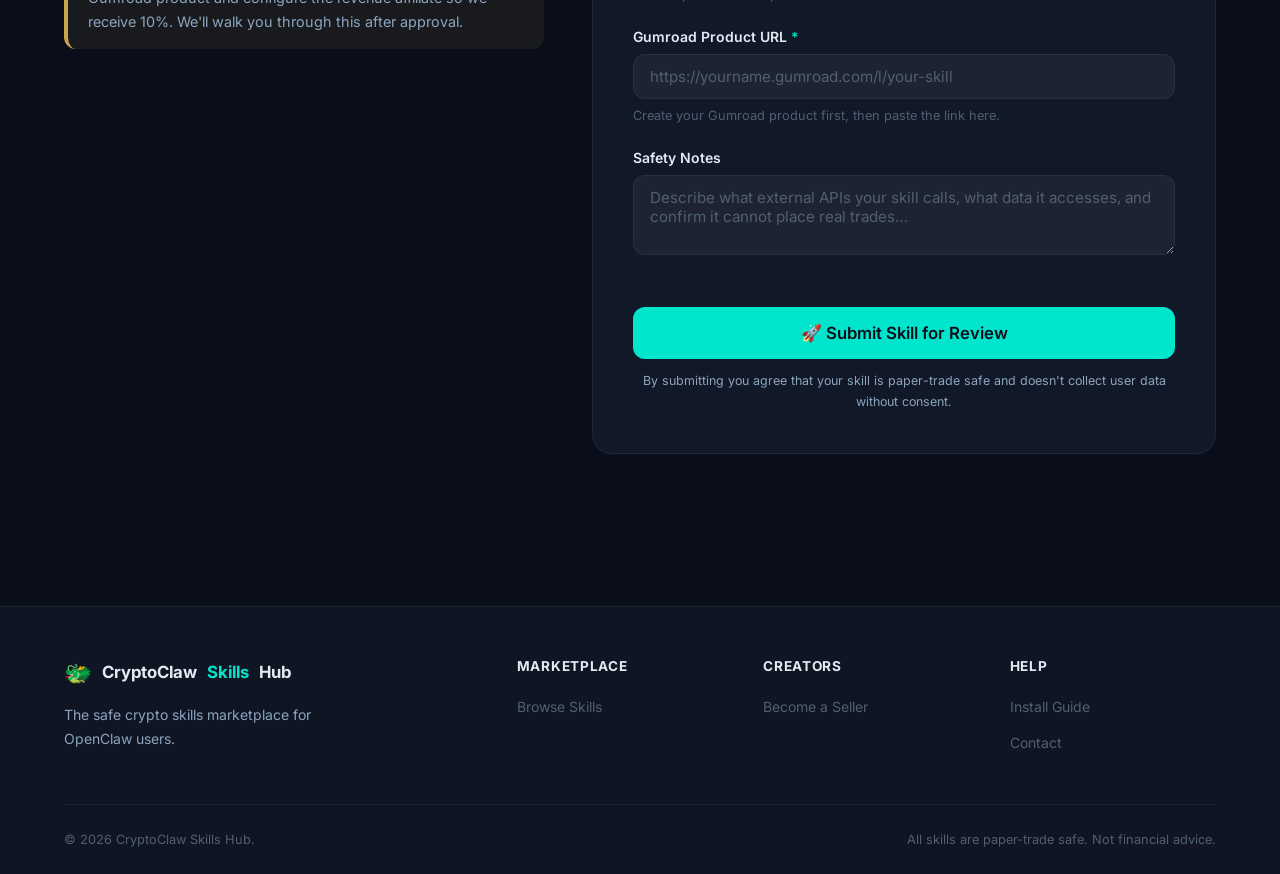
<file: sell.html>
<!DOCTYPE html>
<html lang="en">
<head>
  <meta charset="UTF-8">
  <meta name="viewport" content="width=device-width, initial-scale=1.0">
  <title>Become a Seller — CryptoClaw Skills Hub</title>
  <meta name="description" content="Sell your OpenClaw crypto skills. Keep 90% of every sale. Submit your skill for review today.">
  <link rel="preconnect" href="https://fonts.googleapis.com">
  <link href="https://fonts.googleapis.com/css2?family=Inter:wght@400;500;600;700;800&display=swap" rel="stylesheet">
  <link rel="stylesheet" href="css/style.css">
  <style>
    .page-header {
      padding: 56px 0 40px;
      background: linear-gradient(180deg, rgba(0,229,204,0.04) 0%, transparent 100%);
      border-bottom: 1px solid var(--border-sub);
      text-align: center;
    }
    .page-header h1 { margin-bottom: 12px; }

    .perks-grid {
      display: grid;
      grid-template-columns: repeat(3, 1fr);
      gap: 20px;
      margin-bottom: 48px;
    }
    .perk-card {
      background: var(--card);
      border: 1px solid var(--border-sub);
      border-radius: var(--radius-lg);
      padding: 24px;
      text-align: center;
    }
    .perk-card .perk-icon { font-size: 2rem; margin-bottom: 12px; }
    .perk-card h3 { font-size: 1rem; margin-bottom: 8px; }

    .process-steps {
      display: flex;
      flex-direction: column;
      gap: 16px;
      margin-bottom: 40px;
    }
    .process-step {
      display: flex;
      gap: 16px;
      align-items: flex-start;
    }
    .process-step-num {
      width: 32px; height: 32px;
      border-radius: 50%;
      background: var(--accent-glow);
      border: 1.5px solid var(--accent);
      display: flex; align-items: center; justify-content: center;
      font-size: 0.85rem;
      font-weight: 700;
      color: var(--accent);
      flex-shrink: 0;
    }
    .process-step-body h4 { margin-bottom: 4px; }
    .process-step-body p { font-size: 0.875rem; }

    .form-card {
      background: var(--card);
      border: 1px solid var(--border-sub);
      border-radius: var(--radius-lg);
      padding: 40px;
    }
    @media (max-width: 768px) {
      .perks-grid { grid-template-columns: 1fr; }
      .form-card { padding: 24px; }
      .sell-layout { flex-direction: column !important; }
    }
  </style>
</head>
<body>

<!-- ─── Navigation ─── -->
<nav class="nav">
  <div class="nav-inner">
    <a href="index.html" class="nav-logo">
      <span class="logo-icon">🐲</span>
      CryptoClaw <span>Skills</span> Hub
    </a>
    <ul class="nav-links">
      <li><a href="index.html">Home</a></li>
      <li><a href="marketplace.html">Marketplace</a></li>
      <li><a href="sell.html">Sell a Skill</a></li>
      <li><a href="install-guide.html">Install Guide</a></li>
      <li><a href="marketplace.html" class="nav-cta">Browse Skills</a></li>
    </ul>
    <button class="nav-hamburger" aria-label="Menu">☰</button>
  </div>
</nav>
<div class="mobile-menu">
  <a href="index.html">Home</a>
  <a href="marketplace.html">Marketplace</a>
  <a href="sell.html">Sell a Skill</a>
  <a href="install-guide.html">Install Guide</a>
  <a href="marketplace.html" class="nav-cta" style="margin-top:8px">Browse Skills →</a>
</div>

<!-- ─── Page Header ─── -->
<div class="page-header">
  <div class="container">
    <span class="section-label">For Creators</span>
    <h1>Turn Your Skills Into <span style="color:var(--gold)">Passive Income</span></h1>
    <p style="font-size:1.1rem;max-width:560px;margin:0 auto">
      Build an OpenClaw crypto skill, submit it here, earn 90% of every sale. We handle everything else.
    </p>
  </div>
</div>

<!-- ─── Main ─── -->
<main class="section">
  <div class="container">

    <!-- Perks -->
    <div class="perks-grid" id="revenue">
      <div class="perk-card">
        <div class="perk-icon">💰</div>
        <h3>Keep 90%</h3>
        <p>You earn 90% of every sale automatically via Gumroad's revenue split. We take 10% to run the marketplace.</p>
      </div>
      <div class="perk-card">
        <div class="perk-icon">🌍</div>
        <h3>Global Audience</h3>
        <p>OpenClaw users worldwide browse this marketplace. Your skill gets exposure to the entire community.</p>
      </div>
      <div class="perk-card">
        <div class="perk-icon">🎁</div>
        <h3>Free Listing</h3>
        <p>No upfront cost, no monthly fees. List your skill for free. You only pay when you earn.</p>
      </div>
    </div>

    <div style="display:flex;gap:48px;flex-wrap:wrap" class="sell-layout">

      <!-- Left: Requirements + Process -->
      <div style="flex:1;min-width:280px">

        <div class="card" style="margin-bottom:24px" id="requirements">
          <h3 style="margin-bottom:16px">📋 Requirements</h3>
          <ul style="display:flex;flex-direction:column;gap:10px;color:var(--text-dim);padding-left:20px;font-size:0.9rem">
            <li>Skill must be crypto/trading focused</li>
            <li>Must be built for OpenClaw (follows SKILL.md spec)</li>
            <li>Paper trading only — no real order execution</li>
            <li>Must pass our sandbox safety review</li>
            <li>You must own a Gumroad account to receive payments</li>
            <li>GitHub repo or ZIP download required</li>
            <li>Must include a README with install instructions</li>
          </ul>
        </div>

        <div class="card" style="margin-bottom:24px">
          <h3 style="margin-bottom:20px">🔄 Process</h3>
          <div class="process-steps">
            <div class="process-step">
              <div class="process-step-num">1</div>
              <div class="process-step-body">
                <h4>Submit the form</h4>
                <p>Fill in your skill details, GitHub link, and Gumroad product URL (create your Gumroad product first).</p>
              </div>
            </div>
            <div class="process-step">
              <div class="process-step-num">2</div>
              <div class="process-step-body">
                <h4>We review & sandbox test</h4>
                <p>Within 3–5 business days we run your skill in isolation, verify it's paper-trade only, and check the code.</p>
              </div>
            </div>
            <div class="process-step">
              <div class="process-step-num">3</div>
              <div class="process-step-body">
                <h4>We add it to the marketplace</h4>
                <p>Once approved, we add your skill to skills.json and it goes live on the marketplace.</p>
              </div>
            </div>
            <div class="process-step">
              <div class="process-step-num">4</div>
              <div class="process-step-body">
                <h4>You earn 90%</h4>
                <p>Gumroad handles all payments. Your cut lands in your Gumroad account automatically.</p>
              </div>
            </div>
          </div>
        </div>

        <div class="alert alert-gold">
          <strong style="color:var(--gold)">⚠️ Revenue split setup:</strong> Before submitting, create your Gumroad product and configure the revenue affiliate so we receive 10%. We'll walk you through this after approval.
        </div>

      </div>

      <!-- Right: Submission Form -->
      <div style="flex:1.3;min-width:300px">
        <div class="form-card">
          <h2 style="margin-bottom:8px">Submit Your Skill</h2>
          <p style="margin-bottom:28px;font-size:0.9rem">Review timeline: 3–5 business days. We'll email you the outcome.</p>

          <form id="seller-form" action="https://formspree.io/f/xkgbnqve" method="POST">

            <div class="grid grid-2" style="gap:16px">
              <div class="form-group" style="margin-bottom:0">
                <label class="form-label" for="name">Your Name <span>*</span></label>
                <input type="text" id="name" name="name" class="form-input" placeholder="Jane Smith" required>
              </div>
              <div class="form-group" style="margin-bottom:0">
                <label class="form-label" for="email">Email Address <span>*</span></label>
                <input type="email" id="email" name="email" class="form-input" placeholder="you@example.com" required>
              </div>
            </div>

            <div class="divider" style="margin:16px 0"></div>

            <div class="form-group">
              <label class="form-label" for="skill-name">Skill Name <span>*</span></label>
              <input type="text" id="skill-name" name="skill_name" class="form-input" placeholder="e.g. CryptoScanner" required>
            </div>

            <div class="form-group">
              <label class="form-label" for="tagline">One-Line Description <span>*</span></label>
              <input type="text" id="tagline" name="tagline" class="form-input" placeholder="e.g. Scan top 50 coins for momentum signals" required maxlength="80">
              <span class="form-hint">Max 80 characters. This appears on your skill card.</span>
            </div>

            <div class="form-group">
              <label class="form-label" for="category">Category <span>*</span></label>
              <select id="category" name="category" class="form-select" required>
                <option value="" disabled selected>Select a category</option>
                <option value="Scanner">Scanner</option>
                <option value="Analyzer">Analyzer</option>
                <option value="Risk Manager">Risk Manager</option>
                <option value="Portfolio">Portfolio</option>
                <option value="News">News</option>
                <option value="DeFi">DeFi</option>
                <option value="Automation">Automation</option>
              </select>
            </div>

            <div class="form-group">
              <label class="form-label" for="description">Full Description <span>*</span></label>
              <textarea id="description" name="description" class="form-textarea" placeholder="Describe what your skill does, how it works, what APIs it uses, and why traders will love it…" required></textarea>
            </div>

            <div class="form-group">
              <label class="form-label" for="github">GitHub Repository URL <span>*</span></label>
              <input type="url" id="github" name="github_url" class="form-input" placeholder="https://github.com/yourname/your-skill" required>
            </div>

            <div class="form-group">
              <label class="form-label" for="price">Price (USD) <span>*</span></label>
              <select id="price" name="price" class="form-select" required>
                <option value="" disabled selected>Select price</option>
                <option value="0">Free</option>
                <option value="5">$5</option>
                <option value="9">$9</option>
                <option value="14">$14</option>
                <option value="19">$19</option>
                <option value="24">$24</option>
                <option value="29">$29</option>
                <option value="49">$49</option>
              </select>
              <span class="form-hint">You keep 90% of this price. Recommended: $9–$19 for best conversion.</span>
            </div>

            <div class="form-group">
              <label class="form-label" for="gumroad">Gumroad Product URL <span>*</span></label>
              <input type="url" id="gumroad" name="gumroad_url" class="form-input" placeholder="https://yourname.gumroad.com/l/your-skill" required>
              <span class="form-hint">Create your Gumroad product first, then paste the link here.</span>
            </div>

            <div class="form-group">
              <label class="form-label" for="safety-notes">Safety Notes</label>
              <textarea id="safety-notes" name="safety_notes" class="form-textarea" style="min-height:80px" placeholder="Describe what external APIs your skill calls, what data it accesses, and confirm it cannot place real trades…"></textarea>
            </div>

            <!-- Hidden fields for formspree -->
            <input type="hidden" name="_subject" value="CryptoClaw Skill Submission">
            <input type="hidden" name="_next" value="">

            <div id="form-status" style="font-size:0.85rem;margin-bottom:12px;min-height:20px"></div>

            <button type="submit" class="btn btn-primary btn-full btn-lg">
              🚀 Submit Skill for Review
            </button>
            <p style="font-size:0.78rem;text-align:center;margin-top:12px">
              By submitting you agree that your skill is paper-trade safe and doesn't collect user data without consent.
            </p>

          </form>
        </div>
      </div>
    </div>

  </div>
</main>

<!-- ─── Footer ─── -->
<footer class="footer">
  <div class="container">
    <div class="footer-grid">
      <div class="footer-brand">
        <a href="index.html" class="nav-logo" style="font-size:1.05rem">
          <span class="logo-icon">🐲</span>
          CryptoClaw <span>Skills</span> Hub
        </a>
        <p>The safe crypto skills marketplace for OpenClaw users.</p>
      </div>
      <div class="footer-col">
        <h4>Marketplace</h4>
        <ul class="footer-links">
          <li><a href="marketplace.html">Browse Skills</a></li>
        </ul>
      </div>
      <div class="footer-col">
        <h4>Creators</h4>
        <ul class="footer-links">
          <li><a href="sell.html">Become a Seller</a></li>
        </ul>
      </div>
      <div class="footer-col">
        <h4>Help</h4>
        <ul class="footer-links">
          <li><a href="install-guide.html">Install Guide</a></li>
          <li><a href="mailto:paarthurnax970@gmail.com">Contact</a></li>
        </ul>
      </div>
    </div>
    <div class="footer-bottom">
      <span>© 2026 CryptoClaw Skills Hub.</span>
      <span>All skills are paper-trade safe. Not financial advice.</span>
    </div>
  </div>
</footer>

<script src="js/app.js"></script>
</body>
</html>
</file>
<file: css/style.css>
/* ═══════════════════════════════════════════════════════════════
   CryptoClaw Skills Hub — Global Stylesheet
   ═══════════════════════════════════════════════════════════════ */

/* ─── CSS Variables ─── */
:root {
  --bg:          #0a0e1a;
  --bg-mid:      #0f1522;
  --card:        #111827;
  --card-hover:  #161e2e;
  --accent:      #00E5CC;
  --accent-dim:  #00b8a4;
  --accent-glow: rgba(0, 229, 204, 0.15);
  --gold:        #c9a84c;
  --gold-dim:    #a8873a;
  --text:        #e2eaf3;
  --text-dim:    #8ba5bf;
  --text-muted:  #506070;
  --border:      rgba(0, 229, 204, 0.18);
  --border-sub:  rgba(255, 255, 255, 0.06);
  --radius:      12px;
  --radius-lg:   20px;
  --shadow:      0 4px 32px rgba(0, 0, 0, 0.5);
  --shadow-card: 0 2px 16px rgba(0, 0, 0, 0.4);
  --font:        'Inter', -apple-system, BlinkMacSystemFont, 'Segoe UI', sans-serif;
  --max-width:   1200px;
  --nav-height:  64px;
}

/* ─── Reset ─── */
*, *::before, *::after { box-sizing: border-box; margin: 0; padding: 0; }
html { scroll-behavior: smooth; }
body {
  background: var(--bg);
  color: var(--text);
  font-family: var(--font);
  line-height: 1.65;
  min-height: 100vh;
  -webkit-font-smoothing: antialiased;
}
a { color: var(--accent); text-decoration: none; transition: color 0.2s; }
a:hover { color: var(--accent-dim); }
img { max-width: 100%; display: block; }
button { cursor: pointer; font-family: var(--font); }
input, select, textarea { font-family: var(--font); }

/* ─── Navigation ─── */
.nav {
  position: sticky;
  top: 0;
  z-index: 100;
  background: rgba(10, 14, 26, 0.92);
  backdrop-filter: blur(12px);
  -webkit-backdrop-filter: blur(12px);
  border-bottom: 1px solid var(--border);
  height: var(--nav-height);
}
.nav-inner {
  max-width: var(--max-width);
  margin: 0 auto;
  padding: 0 24px;
  height: 100%;
  display: flex;
  align-items: center;
  justify-content: space-between;
  gap: 24px;
}
.nav-logo {
  display: flex;
  align-items: center;
  gap: 10px;
  font-size: 1.1rem;
  font-weight: 700;
  color: var(--text);
  white-space: nowrap;
}
.nav-logo .logo-icon { font-size: 1.4rem; }
.nav-logo span { color: var(--accent); }
.nav-links {
  display: flex;
  align-items: center;
  gap: 8px;
  list-style: none;
}
.nav-links a {
  color: var(--text-dim);
  font-size: 0.9rem;
  padding: 6px 12px;
  border-radius: 8px;
  transition: background 0.2s, color 0.2s;
}
.nav-links a:hover, .nav-links a.active {
  color: var(--accent);
  background: var(--accent-glow);
}
.nav-cta {
  background: var(--accent);
  color: #0a0e1a !important;
  font-weight: 600;
  border-radius: 8px;
  padding: 8px 16px !important;
}
.nav-cta:hover { background: var(--accent-dim) !important; color: #0a0e1a !important; }
.nav-hamburger {
  display: none;
  background: none;
  border: none;
  color: var(--text);
  font-size: 1.5rem;
  padding: 4px 8px;
}

/* ─── Layout ─── */
.container {
  max-width: var(--max-width);
  margin: 0 auto;
  padding: 0 24px;
}
.section { padding: 72px 0; }
.section-sm { padding: 48px 0; }

/* ─── Typography ─── */
h1 { font-size: clamp(2rem, 5vw, 3.2rem); font-weight: 800; line-height: 1.15; }
h2 { font-size: clamp(1.5rem, 3vw, 2.2rem); font-weight: 700; line-height: 1.25; }
h3 { font-size: 1.25rem; font-weight: 600; }
h4 { font-size: 1rem; font-weight: 600; }
p { color: var(--text-dim); }
.text-accent { color: var(--accent); }
.text-gold { color: var(--gold); }
.text-dim { color: var(--text-dim); }
.text-muted { color: var(--text-muted); }
.text-center { text-align: center; }

/* ─── Buttons ─── */
.btn {
  display: inline-flex;
  align-items: center;
  gap: 8px;
  padding: 12px 24px;
  border-radius: var(--radius);
  font-size: 0.95rem;
  font-weight: 600;
  border: none;
  transition: all 0.2s;
  cursor: pointer;
  text-decoration: none;
}
.btn-primary {
  background: var(--accent);
  color: #0a0e1a;
}
.btn-primary:hover {
  background: var(--accent-dim);
  color: #0a0e1a;
  transform: translateY(-1px);
  box-shadow: 0 8px 24px rgba(0, 229, 204, 0.3);
}
.btn-outline {
  background: transparent;
  color: var(--accent);
  border: 1.5px solid var(--accent);
}
.btn-outline:hover {
  background: var(--accent-glow);
  transform: translateY(-1px);
}
.btn-gold {
  background: var(--gold);
  color: #0a0e1a;
}
.btn-gold:hover {
  background: var(--gold-dim);
  color: #0a0e1a;
  transform: translateY(-1px);
  box-shadow: 0 8px 24px rgba(201, 168, 76, 0.3);
}
.btn-lg { padding: 16px 32px; font-size: 1.05rem; }
.btn-sm { padding: 8px 16px; font-size: 0.85rem; }
.btn-full { width: 100%; justify-content: center; }

/* ─── Cards ─── */
.card {
  background: var(--card);
  border: 1px solid var(--border-sub);
  border-radius: var(--radius-lg);
  padding: 24px;
  transition: all 0.2s;
}
.card:hover {
  background: var(--card-hover);
  border-color: var(--border);
  box-shadow: var(--shadow-card);
  transform: translateY(-2px);
}

/* ─── Skill Cards ─── */
.skill-card {
  background: var(--card);
  border: 1px solid var(--border-sub);
  border-radius: var(--radius-lg);
  padding: 20px;
  display: flex;
  flex-direction: column;
  gap: 12px;
  transition: all 0.25s;
  position: relative;
  overflow: hidden;
}
.skill-card::before {
  content: '';
  position: absolute;
  top: 0; left: 0; right: 0;
  height: 3px;
  background: linear-gradient(90deg, var(--accent), var(--gold));
  opacity: 0;
  transition: opacity 0.2s;
}
.skill-card:hover {
  background: var(--card-hover);
  border-color: var(--border);
  transform: translateY(-3px);
  box-shadow: 0 8px 32px rgba(0, 0, 0, 0.4);
}
.skill-card:hover::before { opacity: 1; }

.skill-card-header {
  display: flex;
  align-items: flex-start;
  justify-content: space-between;
  gap: 12px;
}
.skill-icon {
  width: 48px;
  height: 48px;
  border-radius: 12px;
  display: flex;
  align-items: center;
  justify-content: center;
  font-size: 1.5rem;
  background: var(--accent-glow);
  border: 1px solid var(--border);
  flex-shrink: 0;
}
.skill-price {
  font-size: 1.1rem;
  font-weight: 700;
  color: var(--accent);
}
.skill-price.free { color: var(--gold); }

.skill-name {
  font-size: 1.05rem;
  font-weight: 700;
  color: var(--text);
  margin-bottom: 4px;
}
.skill-tagline {
  font-size: 0.875rem;
  color: var(--text-dim);
  line-height: 1.4;
}

.skill-meta {
  display: flex;
  align-items: center;
  gap: 12px;
  flex-wrap: wrap;
}
.badge {
  display: inline-flex;
  align-items: center;
  gap: 4px;
  padding: 3px 10px;
  border-radius: 20px;
  font-size: 0.78rem;
  font-weight: 600;
}
.badge-category {
  background: rgba(0, 229, 204, 0.1);
  color: var(--accent);
  border: 1px solid rgba(0, 229, 204, 0.2);
}
.badge-verified {
  background: rgba(34, 197, 94, 0.1);
  color: #22c55e;
  border: 1px solid rgba(34, 197, 94, 0.2);
}
.badge-free {
  background: rgba(201, 168, 76, 0.1);
  color: var(--gold);
  border: 1px solid rgba(201, 168, 76, 0.2);
}

.skill-stats {
  display: flex;
  align-items: center;
  gap: 16px;
  font-size: 0.82rem;
  color: var(--text-muted);
}
.skill-stat { display: flex; align-items: center; gap: 4px; }
.star { color: #f59e0b; }

.skill-card-actions {
  margin-top: auto;
  display: flex;
  gap: 8px;
}

/* ─── Grid ─── */
.grid { display: grid; gap: 24px; }
.grid-2 { grid-template-columns: repeat(2, 1fr); }
.grid-3 { grid-template-columns: repeat(3, 1fr); }
.grid-4 { grid-template-columns: repeat(4, 1fr); }
.skills-grid { grid-template-columns: repeat(auto-fill, minmax(300px, 1fr)); }

/* ─── Badges / Tags ─── */
.tag {
  display: inline-block;
  padding: 3px 10px;
  background: rgba(255, 255, 255, 0.05);
  border: 1px solid var(--border-sub);
  border-radius: 20px;
  font-size: 0.78rem;
  color: var(--text-muted);
}

/* ─── Section Headers ─── */
.section-header {
  text-align: center;
  margin-bottom: 48px;
}
.section-header p {
  margin-top: 12px;
  font-size: 1.05rem;
  max-width: 600px;
  margin-left: auto;
  margin-right: auto;
}
.section-label {
  display: inline-block;
  color: var(--accent);
  font-size: 0.8rem;
  font-weight: 700;
  letter-spacing: 0.1em;
  text-transform: uppercase;
  margin-bottom: 12px;
}

/* ─── Forms ─── */
.form-group {
  display: flex;
  flex-direction: column;
  gap: 6px;
  margin-bottom: 20px;
}
.form-label {
  font-size: 0.875rem;
  font-weight: 600;
  color: var(--text);
}
.form-label span { color: var(--accent); }
.form-input, .form-select, .form-textarea {
  background: rgba(255, 255, 255, 0.05);
  border: 1.5px solid var(--border-sub);
  border-radius: var(--radius);
  color: var(--text);
  padding: 12px 16px;
  font-size: 0.95rem;
  transition: border-color 0.2s, background 0.2s;
  width: 100%;
}
.form-input::placeholder, .form-textarea::placeholder { color: var(--text-muted); }
.form-input:focus, .form-select:focus, .form-textarea:focus {
  outline: none;
  border-color: var(--accent);
  background: rgba(0, 229, 204, 0.04);
}
.form-select option { background: var(--card); color: var(--text); }
.form-textarea { resize: vertical; min-height: 120px; }
.form-hint { font-size: 0.8rem; color: var(--text-muted); }

/* ─── Stats Bar ─── */
.stats-bar {
  display: flex;
  align-items: center;
  justify-content: center;
  gap: 48px;
  padding: 32px 24px;
  background: var(--card);
  border-radius: var(--radius-lg);
  border: 1px solid var(--border-sub);
  flex-wrap: wrap;
}
.stat-item { text-align: center; }
.stat-number {
  font-size: 2rem;
  font-weight: 800;
  color: var(--accent);
  display: block;
}
.stat-label {
  font-size: 0.85rem;
  color: var(--text-muted);
  margin-top: 2px;
}

/* ─── Alert / Notice ─── */
.alert {
  padding: 16px 20px;
  border-radius: var(--radius);
  border-left: 4px solid var(--accent);
  background: var(--accent-glow);
  font-size: 0.9rem;
  color: var(--text-dim);
}
.alert-gold {
  border-color: var(--gold);
  background: rgba(201, 168, 76, 0.08);
}

/* ─── Divider ─── */
.divider {
  height: 1px;
  background: var(--border-sub);
  margin: 32px 0;
}

/* ─── Footer ─── */
.footer {
  background: var(--bg-mid);
  border-top: 1px solid var(--border-sub);
  padding: 48px 0 24px;
  margin-top: 80px;
}
.footer-grid {
  display: grid;
  grid-template-columns: 2fr 1fr 1fr 1fr;
  gap: 40px;
  margin-bottom: 48px;
}
.footer-brand p {
  font-size: 0.875rem;
  margin-top: 12px;
  max-width: 280px;
}
.footer-col h4 {
  font-size: 0.85rem;
  font-weight: 700;
  color: var(--text);
  text-transform: uppercase;
  letter-spacing: 0.05em;
  margin-bottom: 16px;
}
.footer-links { list-style: none; display: flex; flex-direction: column; gap: 10px; }
.footer-links a { color: var(--text-muted); font-size: 0.875rem; transition: color 0.2s; }
.footer-links a:hover { color: var(--accent); }
.footer-bottom {
  border-top: 1px solid var(--border-sub);
  padding-top: 24px;
  display: flex;
  align-items: center;
  justify-content: space-between;
  gap: 16px;
  flex-wrap: wrap;
  font-size: 0.8rem;
  color: var(--text-muted);
}

/* ─── Filter Bar ─── */
.filter-bar {
  background: var(--card);
  border: 1px solid var(--border-sub);
  border-radius: var(--radius-lg);
  padding: 20px;
  margin-bottom: 32px;
  display: flex;
  flex-direction: column;
  gap: 16px;
}
.filter-search {
  position: relative;
}
.filter-search input {
  padding-left: 44px;
}
.filter-search-icon {
  position: absolute;
  left: 14px;
  top: 50%;
  transform: translateY(-50%);
  color: var(--text-muted);
  pointer-events: none;
}
.filter-row {
  display: flex;
  gap: 8px;
  flex-wrap: wrap;
  align-items: center;
}
.filter-label {
  font-size: 0.8rem;
  font-weight: 600;
  color: var(--text-muted);
  text-transform: uppercase;
  letter-spacing: 0.05em;
  white-space: nowrap;
}
.filter-chips {
  display: flex;
  gap: 6px;
  flex-wrap: wrap;
}
.chip {
  padding: 6px 14px;
  border-radius: 20px;
  font-size: 0.82rem;
  font-weight: 500;
  background: rgba(255, 255, 255, 0.05);
  border: 1px solid var(--border-sub);
  color: var(--text-dim);
  cursor: pointer;
  transition: all 0.15s;
}
.chip:hover, .chip.active {
  background: var(--accent-glow);
  border-color: var(--accent);
  color: var(--accent);
}
.chip.active { font-weight: 600; }

/* ─── Steps / How it works ─── */
.steps {
  display: grid;
  grid-template-columns: repeat(4, 1fr);
  gap: 24px;
  position: relative;
}
.step {
  text-align: center;
  position: relative;
}
.step-num {
  width: 56px;
  height: 56px;
  border-radius: 50%;
  background: var(--accent-glow);
  border: 2px solid var(--accent);
  display: flex;
  align-items: center;
  justify-content: center;
  font-size: 1.3rem;
  margin: 0 auto 16px;
}
.step h3 { font-size: 1rem; margin-bottom: 8px; }
.step p { font-size: 0.875rem; }

/* ─── Accordion ─── */
.accordion-item {
  border: 1px solid var(--border-sub);
  border-radius: var(--radius);
  overflow: hidden;
  margin-bottom: 8px;
}
.accordion-trigger {
  width: 100%;
  background: var(--card);
  border: none;
  padding: 16px 20px;
  text-align: left;
  display: flex;
  align-items: center;
  justify-content: space-between;
  color: var(--text);
  font-size: 0.95rem;
  font-weight: 500;
  cursor: pointer;
  transition: background 0.2s;
}
.accordion-trigger:hover { background: var(--card-hover); }
.accordion-icon { transition: transform 0.2s; color: var(--accent); }
.accordion-trigger.open .accordion-icon { transform: rotate(180deg); }
.accordion-body {
  display: none;
  padding: 0 20px 16px;
  background: var(--card);
  font-size: 0.9rem;
  color: var(--text-dim);
}
.accordion-body.open { display: block; }

/* ─── Loading / Empty state ─── */
.empty-state {
  text-align: center;
  padding: 64px 24px;
  color: var(--text-muted);
}
.empty-state .empty-icon { font-size: 3rem; margin-bottom: 16px; }
.empty-state h3 { color: var(--text-dim); margin-bottom: 8px; }
.loading { text-align: center; padding: 40px; color: var(--text-muted); }
.spinner {
  width: 32px;
  height: 32px;
  border: 3px solid var(--border-sub);
  border-top-color: var(--accent);
  border-radius: 50%;
  animation: spin 0.7s linear infinite;
  margin: 0 auto 16px;
}
@keyframes spin { to { transform: rotate(360deg); } }

/* ─── Code block ─── */
.code-block {
  background: #060910;
  border: 1px solid var(--border-sub);
  border-radius: var(--radius);
  padding: 20px;
  overflow-x: auto;
}
.code-block code {
  font-family: 'Fira Code', 'Cascadia Code', 'Consolas', monospace;
  font-size: 0.875rem;
  color: #a8e8d8;
  white-space: pre;
}

/* ─── Breadcrumb ─── */
.breadcrumb {
  display: flex;
  align-items: center;
  gap: 8px;
  font-size: 0.85rem;
  color: var(--text-muted);
  margin-bottom: 24px;
}
.breadcrumb a { color: var(--text-muted); }
.breadcrumb a:hover { color: var(--accent); }
.breadcrumb-sep { color: var(--text-muted); }

/* ─── Rating Stars ─── */
.stars {
  display: flex;
  gap: 2px;
}
.stars .star-filled { color: #f59e0b; }
.stars .star-empty { color: var(--border-sub); }

/* ─── Mobile Menu ─── */
.mobile-menu {
  display: none;
  position: fixed;
  top: var(--nav-height);
  left: 0; right: 0;
  background: rgba(10, 14, 26, 0.97);
  backdrop-filter: blur(16px);
  border-bottom: 1px solid var(--border);
  padding: 16px 24px;
  z-index: 99;
  flex-direction: column;
  gap: 4px;
}
.mobile-menu.open { display: flex; }
.mobile-menu a {
  color: var(--text-dim);
  padding: 12px 16px;
  border-radius: var(--radius);
  font-size: 1rem;
  font-weight: 500;
  display: block;
}
.mobile-menu a:hover, .mobile-menu a.active { color: var(--accent); background: var(--accent-glow); }

/* ─── Responsive ─── */
@media (max-width: 1024px) {
  .grid-4 { grid-template-columns: repeat(2, 1fr); }
  .steps { grid-template-columns: repeat(2, 1fr); }
  .footer-grid { grid-template-columns: 1fr 1fr; }
}
@media (max-width: 768px) {
  .container { padding: 0 16px; }
  .section { padding: 48px 0; }
  .nav-links { display: none; }
  .nav-hamburger { display: block; }
  .grid-2, .grid-3, .grid-4 { grid-template-columns: 1fr; }
  .steps { grid-template-columns: 1fr 1fr; }
  .stats-bar { gap: 24px; }
  .footer-grid { grid-template-columns: 1fr; gap: 32px; }
  .footer-bottom { flex-direction: column; text-align: center; }
  h1 { font-size: 1.9rem; }
}
@media (max-width: 480px) {
  .steps { grid-template-columns: 1fr; }
  .skill-card-actions { flex-direction: column; }
  .filter-row { flex-direction: column; align-items: flex-start; }
}
</file>
